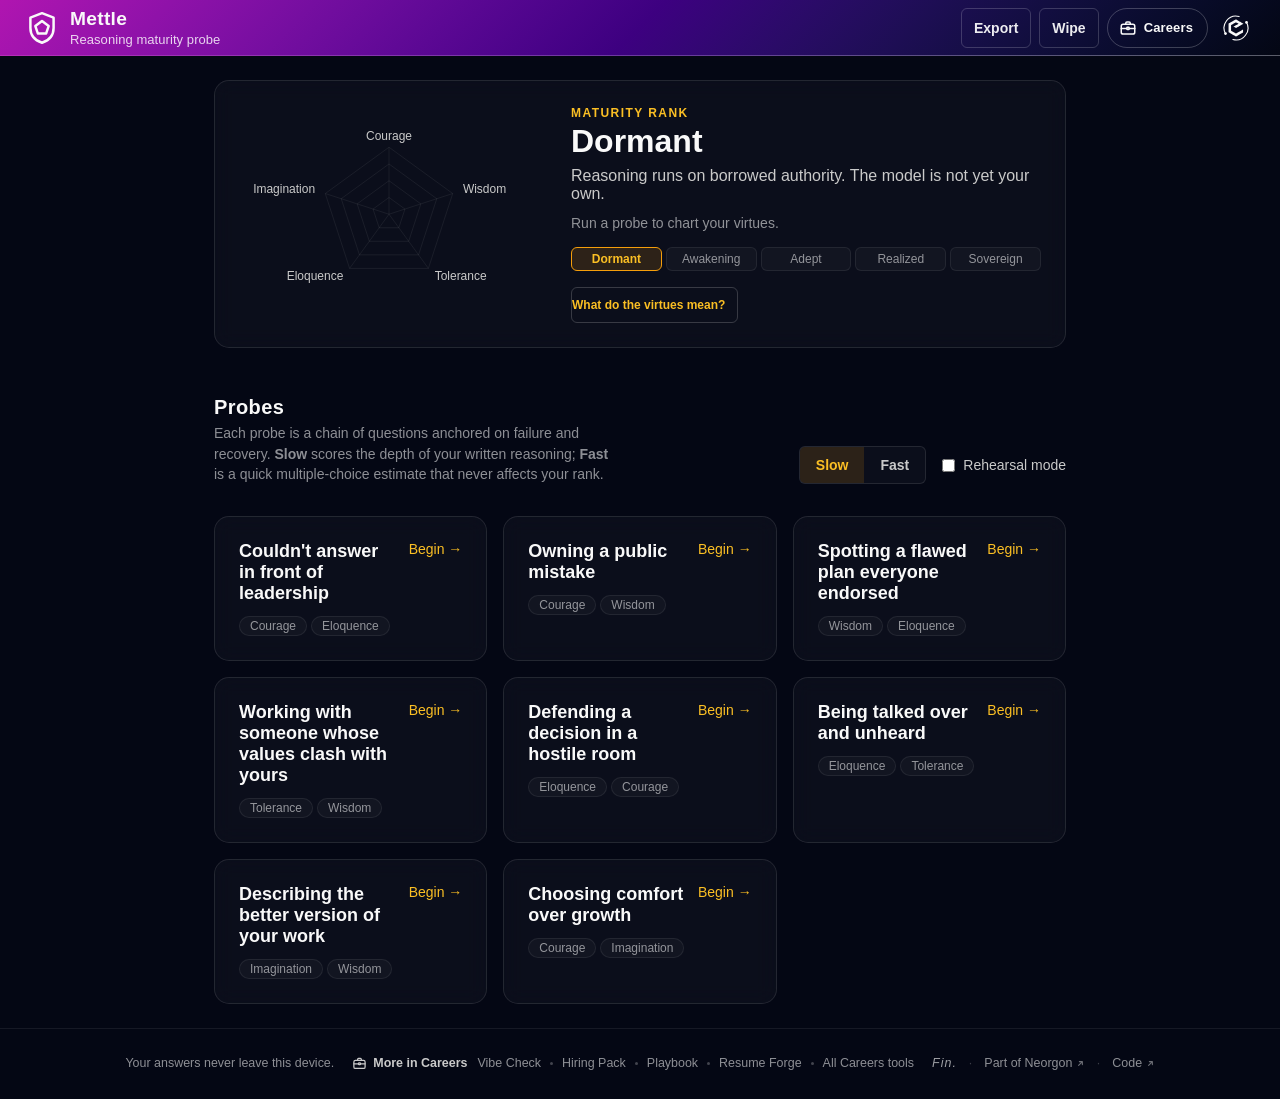
<file: index.html>
<!DOCTYPE html>
<html lang="en">
<head>
  <meta charset="UTF-8">
  <meta name="viewport" content="width=device-width, initial-scale=1.0">
  <link rel="icon" type="image/svg+xml" href="/favicon.svg">
  <link rel="icon" type="image/x-icon" href="/favicon.ico" sizes="16x16 32x32 48x48">
  <link rel="apple-touch-icon" sizes="180x180" href="/apple-touch-icon.png">
  <meta name="apple-mobile-web-app-title" content="Mettle">
  <link rel="manifest" href="/site.webmanifest">
  <meta name="neo-mark" content="on">
  <title>Mettle | Reasoning Maturity Probe</title>
  <meta name="description" content="Probe how you reason under pressure. Chained questions anchored on failure and recovery score the depth of your thinking, not the answer you pick.">
  <meta property="og:title" content="Mettle: Reasoning Maturity Probe">
  <meta property="og:description" content="Test your mettle. Earn a maturity rank from how deeply you reason, not what you say.">
  <meta property="og:type" content="website">
  <meta property="og:url" content="https://mettle.neorgon.com/">
  <meta property="og:site_name" content="Neorgon">
  <meta name="twitter:card" content="summary_large_image">
  <meta name="twitter:title" content="Mettle: Reasoning Maturity Probe">
  <meta name="twitter:description" content="Test your mettle. Earn a maturity rank from how deeply you reason.">
  <meta name="robots" content="index, follow">
  <link rel="canonical" href="https://mettle.neorgon.com/">
  <meta property="og:locale" content="en_US">
  <meta name="theme-color" content="#040714">
  <meta property="og:image" content="https://mettle.neorgon.com/og-preview.jpg">
  <meta property="og:image:width" content="1200">
  <meta property="og:image:height" content="630">
  <meta name="twitter:image" content="https://mettle.neorgon.com/og-preview.jpg">
  <link rel="stylesheet" href="css/viz.css">
  <link rel="stylesheet" href="css/style.css">
  <!-- Neorgon Header Kit (vendored; ?header=live swaps CSS to CDN) -->
  <script>(function(){var m=location.search.match(/[?&]theme=([\w-]+)/)||document.cookie.match(/(?:^|;\s*)neo_theme=([\w-]+)/);if(m&&m[1]!=='default')document.documentElement.dataset.theme=decodeURIComponent(m[1]);})();</script>
  <link rel="stylesheet" href="css/neorgon-header.css">
  <link rel="stylesheet" href="css/neorgon-themes.css">
  <link rel="stylesheet" href="https://cdn.neorgon.org/v1.0.0/header/season.css">
  <script defer src="js/neorgon-header.js"></script>
  <!-- Neorgon Footer Kit (vendored): see packages/neorgon-ui/footer/README.md -->
  <meta name="neo-repo" content="energon-a-secas/mettle-site">
  <meta name="neo-category" content="careers">
  <link rel="stylesheet" href="css/neorgon-footer.css">
  <script defer src="js/neorgon-footer.js"></script>
  <script type="application/ld+json">
  {
    "@context": "https://schema.org",
    "@type": "WebApplication",
    "name": "Mettle",
    "description": "A reasoning maturity probe. Chained questions anchored on failure and recovery score the depth of your thinking and chart it across five virtues.",
    "url": "https://mettle.neorgon.com/",
    "applicationCategory": "EducationalApplication",
    "operatingSystem": "Any",
    "offers": { "@type": "Offer", "price": "0", "priceCurrency": "USD" },
    "author": { "@type": "Organization", "name": "Neorgon", "url": "https://neorgon.com/" }
  }
  </script>
</head>
<body>

  <a class="skip-link" href="#main">Skip to content</a>

  <header class="header-bar" data-header-mode="app">
    <div class="header-logo">
      <a href="./" class="header-title-link">
        <img src="https://cdn.neorgon.org/v1.0.0/energon-classic-logo.png" class="header-logo-img" alt="">
        <div class="header-title-wrap">
        <h1>Mettle</h1>
        <div class="header-subtitle">Reasoning maturity probe</div>
      
        </div>
      </a>
    </div>

    <div class="header-right">
      <nav class="header-actions">
        <button data-keep-mobile class="nav-link" id="exportBtn" title="Download your profile as JSON">Export</button>
        <button data-keep-mobile class="nav-link" id="wipeBtn" title="Erase all local data">Wipe</button>
    
      </nav>
      <a class="header-home" href="https://neorgon.com/" title="neorgon.com" aria-label="Neorgon home">
        <svg class="nh-hub-icon" viewBox="0 0 24 24" fill="none" xmlns="http://www.w3.org/2000/svg" aria-hidden="true">
          <path d="M12 4.4 18.58 8.2 18.58 15.8 12 19.6 5.42 15.8 5.42 8.2Z" fill="currentColor" stroke="none"/>
          <g class="nh-orbit">
            <path d="M2.47 17.50 A11.0 11.0 0 0 1 14.85 1.37" fill="none" stroke="currentColor" stroke-width="1.05" stroke-linecap="round"/>
            <path d="M21.53 6.50 A11.0 11.0 0 0 1 9.15 22.63" fill="none" stroke="currentColor" stroke-width="1.05" stroke-linecap="round"/>
            <circle cx="21.71" cy="6.84" r="1.25" fill="currentColor"/>
            <circle cx="2.29" cy="17.16" r="1.25" fill="currentColor"/>
          </g>
        </svg>
      </a>
    </div>
  </header>

  <main id="main">
    <div class="container">
      <div id="view"></div>
    </div>
  </main>

  <footer class="neo-footer" data-footer-mode="minimal">
    Your answers never leave this device.
    <!-- neo-fleet:more -->
    <nav class="neo-more" aria-label="More in Careers" data-category="careers" data-label-en="Careers" data-label-es="Carrera">
      <span class="neo-more__label" aria-hidden="true"><svg class="neo-more__icon" viewBox="0 0 24 24" width="16" height="16" fill="none" stroke="currentColor" stroke-width="2" stroke-linecap="round" stroke-linejoin="round" aria-hidden="true" focusable="false"><rect x="3" y="7" width="18" height="13" rx="2.5"/><path d="M9 7V5.5A1.5 1.5 0 0 1 10.5 4h3A1.5 1.5 0 0 1 15 5.5V7"/><path d="M3 12.5h7.5M13.5 12.5H21"/><rect x="10.5" y="11" width="3" height="3" rx=".8"/></svg><span class="neo-more__title">More in Careers</span></span>
      <ul class="neo-more__list">
        <li><a href="https://interviews.neorgon.com/">Vibe Check</a></li>
        <li><a href="https://hiringpack.neorgon.com/">Hiring Pack</a></li>
        <li><a href="https://playbook.neorgon.com/">Playbook</a></li>
        <li><a href="https://resume.neorgon.com/">Resume Forge</a></li>
        <li><a class="neo-more__all" href="https://neorgon.com/careers/">All Careers tools</a></li>
      </ul>
    </nav>
    <!-- /neo-fleet:more -->
  </footer>

  <script type="module" src="js/app.js"></script>
</body>
</html>
</file>
<file: css/viz.css>
/* ══════════════════════════════════════════════════════════════
 * @neorgon/ui, Viz Kit v2
 * Standardized, dependency-free graph and box assets.
 *
 * Keyed off the shared design tokens (--bg, --surface-1, --border, --accent,
 * --text-*, --radius-*, --space-*, --ok, --warn). Sites that load base.css or
 * the template inherit them; the block below only falls back for missing
 * ones so the kit also works standalone.
 *
 * Pair with js/viz.js. Chart text is 12px at every width: the runtime sizes
 * each kit svg's font by the inverse of its viewBox scale (--viz-text sets
 * another size, as a unitless px number). Every kit text is 12px or more.
 * All motion is gated behind prefers-reduced-motion; nothing loops at rest.
 *
 * New colours are read where they are used, with fallbacks, so a site (or a
 * print block) that re-points --viz-accent re-colours every bar at once:
 *   --viz-bar, --viz-bar-hi   unstacked bars and the highlight (default accent)
 *   --viz-ok, --viz-warn      a good and a bad change (default --ok, --warn)
 *   --viz-info, --viz-focus   the info pill and focus rings
 * ════════════════════════════════════════════════════════════ */

:root {
  --viz-surface: var(--surface-1, rgba(255, 255, 255, .03));
  --viz-border: var(--border-subtle, rgba(255, 255, 255, .07));
  --viz-border-strong: var(--border, rgba(255, 255, 255, .1));
  --viz-grid: rgba(255, 255, 255, .06);
  --viz-grid-2: rgba(255, 255, 255, .09);
  --viz-ink: var(--text-primary, #f9f9f9);
  --viz-ink-2: var(--text-secondary, #cacaca);
  --viz-ink-mute: var(--text-muted, rgba(255, 255, 255, .55));
  --viz-accent: var(--accent, #0063e5);
  --viz-accent-bright: var(--accent-bright, #0080ff);
  --viz-radius: var(--radius-sm, 6px);
  --viz-mono: var(--mono, ui-monospace, SFMono-Regular, Menlo, Monaco, Consolas, monospace);

  /* Categorical data palette (order matters: used by multi-series charts). */
  --viz-c1: #0080ff;
  --viz-c2: #a78bfa;
  --viz-c3: #34d399;
  --viz-c4: #fbbf24;
  --viz-c5: #f472b6;
  --viz-c6: #22d3ee;
  --viz-c7: #fb923c;
  --viz-c8: #4ade80;

  /* Sequential ramp for heatmaps (low to high). */
  --viz-heat-0: rgba(255, 255, 255, .04);
  --viz-heat-1: rgba(0, 128, 255, .22);
  --viz-heat-2: rgba(0, 128, 255, .42);
  --viz-heat-3: rgba(0, 128, 255, .66);
  --viz-heat-4: rgba(0, 128, 255, .92);
}

/* ── Box: chart frame ──────────────────────────────────────── */
.viz-panel {
  padding: 12px 14px 10px;
  border-radius: var(--viz-radius);
  background: var(--viz-surface);
  border: 1px solid var(--viz-border);
}
.viz-head {
  display: flex;
  flex-wrap: wrap;
  justify-content: space-between;
  align-items: baseline;
  gap: 2px 12px;
  margin-bottom: 8px;
}
.viz-title {
  font-size: .8125rem;
  font-weight: 600;
  line-height: 1.35;
  color: var(--viz-ink-2);
}
.viz-scale {
  font-family: var(--viz-mono);
  font-size: .75rem;
  color: var(--viz-ink-2);
  font-variant-numeric: tabular-nums;
}
.viz-svg { display: block; width: 100%; height: auto; overflow: visible; font-size: 12px; }

/* ── Chart text ────────────────────────────────────────────── */
.viz-tick {
  font-family: var(--viz-mono);
  fill: var(--viz-ink-mute);
  font-variant-numeric: tabular-nums;
}
.viz-xlabel { font-family: inherit; }
.viz-xlabel.is-off { visibility: hidden; }
.viz-xlabel--major { font-weight: 600; fill: var(--viz-ink-2); }
.viz-label { fill: var(--viz-ink-2); }
.viz-value-label {
  font-family: var(--viz-mono);
  fill: var(--viz-ink-2);
  font-variant-numeric: tabular-nums;
}
.viz-endlabel { font-weight: 600; }
/* The floor holds under a site's own rule: kit chart text takes the size the
   runtime sets on its svg (12px rendered, or --viz-text), not a fixed px that
   a viewBox then shrinks. A site wanting larger chart text sets --viz-text. */
.viz-svg[data-viz] :is(.viz-tick, .viz-label, .viz-value-label, .viz-endlabel, .viz-unknown-mark) { font-size: inherit; }
/* Ticks and end labels moved inside a narrow chart keep a halo, so a bar or
   a line under them does not cut through the figures. */
.viz-yin .viz-ytick,
.viz-endlabel[text-anchor="end"] {
  paint-order: stroke;
  stroke: var(--bg, #040714);
  stroke-width: calc(3px * var(--viz-s, 1));
  stroke-linejoin: round;
}
.viz-unknown-mark { fill: var(--viz-ink-mute); font-family: inherit; }

/* ── Axes and grid ─────────────────────────────────────────── */
.viz-axis { stroke: var(--viz-border-strong); stroke-width: 1; vector-effect: non-scaling-stroke; }
.viz-grid { stroke: var(--viz-grid); stroke-width: 1; vector-effect: non-scaling-stroke; }
.viz-grid--zero { stroke: var(--viz-border-strong); }
.viz-ref {
  stroke: color-mix(in srgb, var(--viz-warn, var(--warn, #f59e0b)) 45%, transparent);
  stroke-width: 1;
  stroke-dasharray: 3 3;
  vector-effect: non-scaling-stroke;
}

/* ── Marks: hover, tap and keyboard targets ────────────────── */
.viz-mark { outline: none; }
.viz-hit { fill: transparent; }
.viz-hit--spoke { stroke: transparent; stroke-width: 18; }
.viz-mark.is-active .viz-hit { fill: color-mix(in srgb, var(--viz-ink) 7%, transparent); }
.viz-mark:focus-visible .viz-hit {
  fill: color-mix(in srgb, var(--viz-ink) 10%, transparent);
  stroke: var(--viz-focus, var(--viz-ink));
  stroke-width: 1.5px;
  vector-effect: non-scaling-stroke;
}
.viz-mark.is-active .viz-hit--spoke,
.viz-mark:focus-visible .viz-hit--spoke { stroke: color-mix(in srgb, var(--viz-ink) 10%, transparent); }
.viz-mark:focus-visible .viz-bar,
.viz-mark:focus-visible .viz-cell {
  stroke: var(--viz-focus, var(--viz-ink));
  stroke-width: 2px;
  vector-effect: non-scaling-stroke;
}
.viz-pt {
  opacity: 0;
  stroke: var(--bg, #040714);
  stroke-width: 1.5;
  transition: opacity var(--dur-fast, 120ms);
}
.viz-mark.is-active .viz-pt,
.viz-mark:focus-visible .viz-pt,
.viz-pt--on { opacity: 1; }

/* Bars */
.viz-bar { transition: opacity var(--dur-fast, 120ms); }
.viz-bar--muted { opacity: .6; }
.viz-mark.is-active .viz-bar { opacity: .82; }

/* Line / area */
.viz-line { fill: none; stroke-width: 1.6; stroke-linejoin: round; stroke-linecap: round; }
.viz-dot { stroke: var(--bg, #040714); stroke-width: 1; }

/* Radar */
.viz-radar-ring { fill: none; stroke: var(--viz-grid-2); }
.viz-radar-spoke { stroke: var(--viz-grid-2); }
.viz-radar-area { fill-opacity: .18; stroke-width: 2; stroke-linejoin: round; }

/* Gauge / ring */
.viz-gauge-track { fill: none; stroke: var(--viz-grid-2); }
.viz-gauge-fill { fill: none; stroke-linecap: round; }
.viz-gauge-value {
  font-family: var(--viz-mono);
  font-weight: 700;
  fill: var(--viz-ink);
  font-variant-numeric: tabular-nums;
}

/* Donut */
.viz-donut-seg { transition: opacity var(--dur-fast, 120ms); }
.viz-svg:has(.viz-arc.is-active) .viz-arc:not(.is-active) .viz-donut-seg,
.viz-svg:has(.viz-arc:focus-visible) .viz-arc:not(:focus-visible) .viz-donut-seg { opacity: .35; }
.viz-donut-center {
  font-family: var(--viz-mono);
  font-weight: 700;
  fill: var(--viz-ink);
  font-variant-numeric: tabular-nums;
}

/* Heatmap */
.viz-cell { transition: opacity var(--dur-fast, 120ms); }
.viz-cell--unknown { stroke: var(--viz-border-strong); stroke-dasharray: 2 2; vector-effect: non-scaling-stroke; }
.viz-mark.is-active .viz-cell { opacity: .8; }

/* ── Horizontal bars (orient: 'h') ─────────────────────────── */
.viz-hbars-wrap { container: viz-hbars / inline-size; }
.viz-hbars {
  list-style: none;
  margin: 0;
  padding: 0;
  display: grid;
  grid-template-columns: fit-content(45%) minmax(3rem, 1fr) auto;
  column-gap: 12px;
}
.viz-hbar {
  display: grid;
  grid-column: 1 / -1;
  grid-template-columns: subgrid;
  align-items: center;
  min-height: 32px;
}
.viz-hbar__label {
  font-size: .875rem;
  line-height: 1.3;
  color: var(--viz-ink-2);
  overflow-wrap: anywhere;
}
.viz-hbar__track { position: relative; height: 10px; }
.viz-hbar__fill {
  position: absolute;
  top: 0;
  bottom: 0;
  left: var(--a);
  width: var(--w);
  border-radius: 2px;
  background: var(--c, var(--viz-bar, var(--viz-accent)));
}
.viz-hbar__value {
  font-family: var(--viz-mono);
  font-size: .8125rem;
  color: var(--viz-ink);
  text-align: right;
  font-variant-numeric: tabular-nums;
  white-space: nowrap;
}
.viz-hbar.is-hi .viz-hbar__label { color: var(--viz-ink); font-weight: 600; }
@container viz-hbars (max-width: 420px) {
  .viz-hbars { grid-template-columns: minmax(0, 1fr) auto; }
  .viz-hbar { padding: 4px 0; }
  .viz-hbar__label { grid-column: 1 / -1; }
}

/* ── Stat grid ─────────────────────────────────────────────── */
/* v1 markup (<div class="viz-stats"> of <div class="viz-stat">) keeps its wrap. */
.viz-stats {
  display: flex;
  flex-wrap: wrap;
  gap: var(--space-2, 8px);
  margin: 0;
}
.viz-stat {
  flex: 1;
  min-width: 80px;
  display: flex;
  flex-direction: column;
  gap: 4px;
  padding: 12px 14px;
  border-radius: var(--viz-radius);
  background: var(--viz-surface);
  border: 1px solid var(--viz-border);
}
.viz-stat__label {
  font-size: .8125rem;
  line-height: 1.35;
  color: var(--viz-ink-2);
}
.viz-stat__value {
  margin: 0;
  font-family: var(--viz-mono);
  font-size: max(12px, var(--viz-stat-size, 1.5rem));
  font-weight: 600;
  line-height: 1.1;
  color: var(--viz-ink);
  font-variant-numeric: tabular-nums;
  overflow-wrap: anywhere;
}
.viz-stat__foot {
  margin: 0;
  font-size: .8125rem;
  line-height: 1.4;
  color: var(--viz-ink-2);
}
.viz-stat__foot a { color: inherit; text-decoration-thickness: 1px; text-underline-offset: 2px; }
.viz-stat__delta { margin: 0; font-size: .8125rem; line-height: 1.4; }

/* v2 markup: a <dl> whose tiles share subgrid rows, so labels, values, feet and
   deltas line up across a row even when one label wraps. */
dl.viz-stats {
  --viz-gap: var(--space-2, 8px);
  container: viz-stats / inline-size;
  display: grid;
  grid-template-columns: repeat(auto-fit, minmax(max(min(100%, var(--viz-stat-min, 166px)), calc((100% - (var(--viz-cols, 4) - 1) * var(--viz-gap)) / var(--viz-cols, 4))), 1fr));
  column-gap: var(--viz-gap);
  row-gap: 0;
  margin: 0 0 calc(-1 * var(--viz-gap));
}
dl.viz-stats > .viz-stat {
  grid-row: span 4;
  display: grid;
  grid-template-rows: subgrid;
  justify-content: normal;
  align-content: normal;
  row-gap: 0;
  min-width: 0;
  margin-bottom: var(--viz-gap);
}
dl.viz-stats .viz-stat__label { grid-row: 1; margin: 0; }
dl.viz-stats .viz-stat__value { grid-row: 2; margin-top: 6px; align-self: end; }
dl.viz-stats .viz-stat__foot { grid-row: 3; margin-top: 6px; }
dl.viz-stats .viz-stat__delta { grid-row: 4; margin-top: 6px; }
dl.viz-stats[data-order="value"] .viz-stat__value { grid-row: 1; margin-top: 0; align-self: start; }
dl.viz-stats[data-order="value"] .viz-stat__label { grid-row: 2; margin-top: 6px; }
.viz-stat--lead { grid-column: span 2; }
.viz-stat--lead .viz-stat__value { font-size: max(12px, var(--viz-stat-lead-size, 2rem)); }
@container viz-stats (max-width: 339px) {
  .viz-stat--lead { grid-column: auto; }
}
@supports not (grid-template-rows: subgrid) {
  dl.viz-stats > .viz-stat { display: flex; flex-direction: column; }
}

/* Tile states: a word is not a figure, so it takes the UI face. */
.viz-stat[data-state="unknown"] .viz-stat__value,
.viz-stat[data-state="empty"] .viz-stat__value,
.viz-stat[data-state="error"] .viz-stat__value {
  font-family: inherit;
  font-size: 1.125rem;
  font-weight: 500;
  color: var(--viz-ink-mute);
}
.viz-stat[data-state="error"] .viz-stat__value { color: var(--viz-warn, var(--warn, #f59e0b)); }
.viz-skel {
  display: block;
  width: min(7ch, 100%);
  height: 1em;
  border-radius: 4px;
  background: linear-gradient(90deg, var(--viz-surface) 25%, var(--surface-2, rgba(255, 255, 255, .08)) 50%, var(--viz-surface) 75%);
  background-size: 200% 100%;
  animation: viz-shimmer 1.5s ease-in-out infinite;
}

/* ── Delta and pill ────────────────────────────────────────── */
.viz-delta { font-weight: 600; font-variant-numeric: tabular-nums; }
.viz-delta--good { color: var(--viz-ok, var(--ok, var(--good, #34d399))); }
.viz-delta--bad { color: var(--viz-warn, var(--warn, #f59e0b)); }
.viz-delta--neutral { color: var(--viz-ink-2); }
.viz-pill {
  margin-inline-start: 6px;
  padding: 0 7px;
  border: 1px solid currentColor;
  border-radius: 999px;
  font-size: .75rem;
  font-weight: 600;
  white-space: nowrap;
}
.viz-pill--info {
  color: var(--viz-info, var(--info, var(--viz-accent-bright)));
  background: color-mix(in srgb, currentColor 12%, transparent);
}

/* ── Ranked list ───────────────────────────────────────────── */
.viz-ranked-wrap { container: viz-ranked / inline-size; }
.viz-ranked {
  width: 100%;
  border-collapse: collapse;
  font-size: .875rem;
  font-variant-numeric: tabular-nums;
}
.viz-ranked th,
.viz-ranked td {
  height: 40px;
  padding: 4px 10px;
  border-bottom: 1px solid var(--viz-border);
  text-align: left;
  vertical-align: middle;
}
.viz-ranked th:first-child,
.viz-ranked td:first-child { padding-inline-start: 0; }
.viz-ranked th:last-child,
.viz-ranked td:last-child { padding-inline-end: 0; }
.viz-ranked thead th {
  height: 36px;
  font-size: .8125rem;
  font-weight: 600;
  color: var(--viz-ink-mute);
  border-bottom-color: var(--viz-border-strong);
  white-space: nowrap;
}
.viz-ranked .n { text-align: right; }
.viz-ranked tbody th { font-weight: 500; max-width: 0; width: 40%; }
.viz-ranked__sort {
  all: unset;
  display: inline-flex;
  align-items: center;
  gap: 4px;
  min-height: 24px;
  border-radius: 4px;
  cursor: pointer;
}
.viz-ranked__sort:hover { color: var(--viz-ink); }
[aria-sort="descending"] > .viz-ranked__sort,
[aria-sort="ascending"] > .viz-ranked__sort { color: var(--viz-ink); }
[aria-sort="descending"] > .viz-ranked__sort::after { content: "▼"; font-size: .75rem; }
[aria-sort="ascending"] > .viz-ranked__sort::after { content: "▲"; font-size: .75rem; }
.viz-ranked__name {
  display: block;
  max-width: 100%;
  overflow: hidden;
  text-overflow: ellipsis;
  white-space: nowrap;
  color: var(--viz-ink);
}
.viz-ranked__pick {
  all: unset;
  display: block;
  max-width: 100%;
  overflow: hidden;
  text-overflow: ellipsis;
  white-space: nowrap;
  min-height: 24px;
  line-height: 24px;
  border-radius: 4px;
  color: var(--viz-ink);
  cursor: pointer;
}
.viz-ranked__pick[aria-pressed="true"] { font-weight: 700; }
.viz-ranked__sort:focus-visible,
.viz-ranked__pick:focus-visible {
  outline: 2px solid var(--viz-focus, var(--viz-accent-bright));
  outline-offset: 2px;
}
.viz-ranked--pick tbody tr { cursor: pointer; }
.viz-ranked tbody tr:hover { background: color-mix(in srgb, var(--viz-ink) 4%, transparent); }
.viz-ranked tbody tr.is-picked { background: color-mix(in srgb, var(--viz-accent) 14%, transparent); }
.viz-ranked tbody tr.is-dim { opacity: .55; }
.viz-ranked__barcell { width: 45%; }
.viz-ranked__cell {
  display: grid;
  grid-template-columns: minmax(2.5rem, 1fr) auto;
  align-items: center;
  gap: 10px;
}
.viz-ranked__track { display: block; height: 6px; }
.viz-ranked__bar {
  display: block;
  height: 100%;
  width: calc(var(--v, 0) * 100%);
  border-radius: 3px;
  background: var(--viz-bar, var(--viz-accent));
  opacity: .7;
}
.viz-ranked tr.is-picked .viz-ranked__bar { opacity: 1; background: var(--viz-bar-hi, var(--viz-accent-bright)); }
.viz-ranked__num { font-family: var(--viz-mono); color: var(--viz-ink); white-space: nowrap; }
.viz-ranked__sub {
  display: block;
  margin-top: 2px;
  font-size: .75rem;
  line-height: 1.3;
  color: var(--viz-ink-mute);
}
.viz-ranked__note,
.viz-ranked__caption {
  margin: 8px 0 0;
  font-size: .8125rem;
  line-height: 1.45;
  color: var(--viz-ink-mute);
  text-align: left;
}
.viz-ranked__caption { caption-side: bottom; }
@container viz-ranked (max-width: 480px) {
  .viz-ranked thead {
    position: absolute;
    width: 1px;
    height: 1px;
    overflow: hidden;
    clip-path: inset(50%);
    white-space: nowrap;
  }
  .viz-ranked,
  .viz-ranked tbody { display: block; }
  .viz-ranked tbody tr {
    display: flex;
    flex-wrap: wrap;
    align-items: baseline;
    column-gap: 14px;
    row-gap: 4px;
    padding: 10px 0;
    border-bottom: 1px solid var(--viz-border);
  }
  .viz-ranked tbody th,
  .viz-ranked tbody td {
    display: block;
    height: auto;
    width: auto;
    max-width: none;
    padding: 0;
    border: 0;
  }
  .viz-ranked tbody th,
  .viz-ranked__barcell { flex: 1 1 100%; }
  .viz-ranked__pick,
  .viz-ranked__name { white-space: normal; overflow-wrap: anywhere; }
  .viz-ranked tbody td:not(.viz-ranked__barcell) {
    flex: 0 0 auto;
    text-align: left;
    font-size: .8125rem;
    color: var(--viz-ink-mute);
  }
  .viz-ranked tbody td:not(.viz-ranked__barcell)::before { content: attr(data-label) " "; }
  .viz-ranked tbody td:not(.viz-ranked__barcell) .viz-ranked__num { color: var(--viz-ink-2); }
}

/* ── Lever list ────────────────────────────────────────────── */
.viz-levers-wrap { container: viz-levers / inline-size; }
.viz-levers {
  list-style: none;
  margin: 0;
  padding: 0;
  display: grid;
  grid-template-columns: minmax(0, 1.4fr) minmax(4rem, 1fr) auto auto;
  column-gap: 12px;
  font-variant-numeric: tabular-nums;
}
.viz-lever {
  display: grid;
  grid-column: 1 / -1;
  grid-template-columns: subgrid;
  align-items: center;
  min-height: 40px;
  border-bottom: 1px solid var(--viz-border);
}
.viz-lever--bad { --viz-tone: var(--viz-warn, var(--warn, #f59e0b)); }
.viz-lever--good { --viz-tone: var(--viz-ok, var(--ok, var(--good, #34d399))); }
.viz-lever--neutral { --viz-tone: var(--viz-ink-mute); }
.viz-lever__name { font-size: .875rem; line-height: 1.35; color: var(--viz-ink); }
.viz-lever__track { position: relative; height: 10px; }
.viz-lever__track::before {
  content: "";
  position: absolute;
  left: var(--z, 0%);
  top: -5px;
  bottom: -5px;
  width: 1px;
  background: var(--viz-border-strong);
}
.viz-lever__bar {
  position: absolute;
  top: 0;
  bottom: 0;
  left: var(--a);
  width: var(--w);
  border-radius: 2px;
  background: var(--viz-tone);
}
.viz-lever__delta {
  font-family: var(--viz-mono);
  font-size: .875rem;
  font-weight: 600;
  color: var(--viz-tone);
  text-align: right;
  white-space: nowrap;
}
.viz-lever__share {
  font-family: var(--viz-mono);
  font-size: .8125rem;
  color: var(--viz-ink-mute);
  text-align: right;
  white-space: nowrap;
}
@container viz-levers (max-width: 440px) {
  .viz-levers { grid-template-columns: minmax(3rem, 1fr) auto auto; }
  .viz-lever { padding: 6px 0; row-gap: 4px; }
  .viz-lever__name { grid-column: 1 / -1; }
}

/* ── Legend ────────────────────────────────────────────────── */
.viz-legend {
  list-style: none;
  margin: 10px 0 0;
  padding: 0;
  display: flex;
  flex-wrap: wrap;
  gap: 4px 16px;
  font-size: .875rem;
  line-height: 1.35;
  color: var(--viz-ink-2);
}
.viz-legend__item { display: inline-flex; align-items: center; gap: 6px; min-height: 24px; }
.viz-legend__swatch {
  flex: none;
  width: 10px;
  height: 10px;
  border-radius: 2px;
  background: var(--c);
  print-color-adjust: exact;
  -webkit-print-color-adjust: exact;
}
.viz-legend--line .viz-legend__swatch { width: 14px; height: 3px; }
.viz-legend__value { font-family: var(--viz-mono); color: var(--viz-ink); font-variant-numeric: tabular-nums; }
.viz-legend__share { font-family: var(--viz-mono); color: var(--viz-ink-mute); font-variant-numeric: tabular-nums; }
.viz-legend__item.is-muted { opacity: .6; }

/* ── State block: empty, no match, partial, error ──────────── */
.viz-state,
.viz-empty,
.viz-error {
  padding: 20px 16px;
  text-align: center;
  font-size: 1rem;
  line-height: 1.45;
  color: var(--viz-ink-2);
  border-radius: var(--viz-radius);
  border: 1px dashed var(--viz-border-strong);
  background: var(--viz-surface);
}
.viz-state__title { margin: 0; color: var(--viz-ink); }
.viz-state__next { margin: 6px 0 0; font-size: .875rem; color: var(--viz-ink-mute); }
/* Inside a chart frame the block drops its own box: one frame, not a box in a box. */
.viz-panel > .viz-state:not([data-state="error"]) { border-color: transparent; background: none; }
.viz-state[data-state="error"],
.viz-error {
  border-style: solid;
  border-color: color-mix(in srgb, var(--danger, #f43f5e) 45%, transparent);
  background: color-mix(in srgb, var(--danger, #f43f5e) 7%, var(--viz-surface));
}
.viz-state[data-state="partial"] {
  border-style: solid;
  border-color: color-mix(in srgb, var(--viz-info, var(--viz-accent-bright)) 40%, transparent);
}
.viz-state__action {
  font: inherit;
  font-weight: 600;
  color: var(--viz-ink);
  background: color-mix(in srgb, var(--viz-ink) 6%, transparent);
  border: 1px solid var(--viz-border-strong);
  border-radius: var(--viz-radius);
  min-height: 32px;
  padding: 2px 12px;
  cursor: pointer;
}
.viz-state__action:hover { background: color-mix(in srgb, var(--viz-ink) 12%, transparent); }
.viz-state__action:focus-visible { outline: 2px solid var(--viz-focus, var(--viz-accent-bright)); outline-offset: 2px; }

/* ── Tooltip (one per page, appended to body by the runtime) ── */
.viz-tip {
  position: fixed;
  top: 0;
  left: 0;
  z-index: 10000;
  max-width: min(320px, calc(100vw - 16px));
  padding: 8px 10px;
  border: 1px solid var(--viz-border-strong);
  border-radius: var(--viz-radius);
  background: color-mix(in srgb, var(--viz-ink) 8%, var(--bg, #040714));
  box-shadow: 0 8px 24px rgba(0, 0, 0, .35);
  color: var(--viz-ink);
  font-family: var(--font, system-ui, sans-serif);
  font-size: .8125rem;
  line-height: 1.4;
  pointer-events: none;
}
.viz-tip[hidden] { display: none; }
.viz-tip__title { font-weight: 600; }
.viz-tip__value { margin-top: 2px; font-family: var(--viz-mono); font-variant-numeric: tabular-nums; }
.viz-tip__rows {
  list-style: none;
  margin: 4px 0 0;
  padding: 0;
  display: grid;
  grid-template-columns: auto 1fr auto;
  align-items: center;
  gap: 2px 8px;
}
.viz-tip__rows li { display: contents; }
.viz-tip__swatch { width: 8px; height: 8px; border-radius: 2px; }
.viz-tip__label { color: var(--viz-ink-2); }
.viz-tip__num { font-family: var(--viz-mono); text-align: right; font-variant-numeric: tabular-nums; }
.viz-tip__rows .is-on .viz-tip__label,
.viz-tip__rows .is-on .viz-tip__num { color: var(--viz-ink); font-weight: 700; }
.viz-tip__rows .viz-tip__sep { display: block; grid-column: 1 / -1; height: 1px; margin: 2px 0; background: var(--viz-border-strong); }
.viz-tip__rows .is-total > * { font-weight: 600; }
.viz-tip__foot { margin-top: 4px; font-size: .75rem; color: var(--viz-ink-mute); }

/* ── Effects (opt-in through animate, reduced-motion gated, none loop at rest) ── */
/* ping and pulse run three times and sweep turns once; add .viz-fx-live to loop
   one on a chart that is updating live. */
.viz-fx-ping { transform-box: fill-box; transform-origin: center; animation: viz-ping 1.8s ease-out 3; }
@keyframes viz-ping {
  0%   { transform: scale(1);   opacity: .9; }
  100% { transform: scale(3.2); opacity: 0; }
}
.viz-fx-sweep { animation: viz-spin 8s linear 1; }
@keyframes viz-spin { to { transform: rotate(360deg); } }
.viz-fx-pulse { animation: viz-pulse 2s ease-in-out 3; }
@keyframes viz-pulse { 0%, 100% { opacity: 1; } 50% { opacity: .45; } }
.viz-fx-live { animation-iteration-count: infinite; }

/* draw-line: the path carries pathLength="1", so one dash is the whole line;
   the runtime adds .is-drawn on animationend and the dash pattern goes. */
.viz-fx-draw {
  stroke-dasharray: 1;
  stroke-dashoffset: 1;
  animation: viz-draw 1.1s var(--ease-out, cubic-bezier(.22, 1, .36, 1)) forwards;
}
.viz-fx-draw.is-drawn { stroke-dasharray: none; stroke-dashoffset: 0; animation: none; }
@keyframes viz-draw { to { stroke-dashoffset: 0; } }

.viz-fx-area-in { animation: viz-area-in .5s var(--ease-out, cubic-bezier(.22, 1, .36, 1)) both; transform-origin: bottom; }
@keyframes viz-area-in { from { opacity: 0; transform: scaleY(.6); } to { opacity: 1; transform: scaleY(1); } }

.viz-fx-grow {
  transform-box: fill-box;
  transform-origin: bottom;
  animation: viz-grow .5s var(--ease-out, cubic-bezier(.22, 1, .36, 1)) both;
}
@keyframes viz-grow { from { transform: scaleY(0); } to { transform: scaleY(1); } }

@media (prefers-reduced-motion: reduce) {
  .viz-fx-ping, .viz-fx-sweep, .viz-fx-draw, .viz-fx-area-in, .viz-fx-grow, .viz-fx-pulse,
  .viz-skeleton, .viz-skel { animation: none; }
  .viz-fx-draw { stroke-dasharray: none; stroke-dashoffset: 0; }
  .viz-pt, .viz-bar, .viz-cell, .viz-donut-seg { transition: none; }
}

/* ── Skeleton ──────────────────────────────────────────────── */
.viz-skeleton {
  height: var(--viz-skel-h, 120px);
  border-radius: var(--viz-radius);
  background: linear-gradient(90deg, var(--viz-surface) 25%, var(--surface-2, rgba(255, 255, 255, .06)) 50%, var(--viz-surface) 75%);
  background-size: 200% 100%;
  animation: viz-shimmer 1.5s ease-in-out infinite;
}
@keyframes viz-shimmer { to { background-position: -200% 0; } }

/* ── Shared ────────────────────────────────────────────────── */
.viz-sr {
  position: absolute;
  width: 1px;
  height: 1px;
  padding: 0;
  margin: -1px;
  overflow: hidden;
  clip: rect(0 0 0 0);
  clip-path: inset(50%);
  white-space: nowrap;
  border: 0;
}
.viz-unknown { color: var(--viz-ink-mute); font-family: inherit; }

/* Phones and other coarse pointers: 44px rows for the controls in main content. */
@media (pointer: coarse) {
  .viz-ranked th,
  .viz-ranked td { height: 44px; }
  .viz-ranked__pick,
  .viz-ranked__sort { min-height: 44px; line-height: 44px; }
  .viz-state__action { min-height: 44px; }
}

@media print {
  .viz-tip { display: none !important; }
  .viz-hit { display: none; }
  .viz-mark .viz-pt:not(.viz-pt--on) { opacity: 0; }
}
</file>
<file: css/style.css>
/* ── Reset & base ──────────────────────────────────────────── */
*, *::before, *::after { margin: 0; padding: 0; box-sizing: border-box; }

/*
 * ── Design tokens ─────────────────────────────────────────────
 *
 *  Colors
 *  bg:                 #040714
 *  surface-1 (cards):  rgba(255,255,255,.03)
 *  surface-2 (hover):  rgba(255,255,255,.06)
 *  border-subtle:      rgba(255,255,255,.07)
 *  border:             rgba(255,255,255,.1)
 *  border-strong:      rgba(255,255,255,.22)
 *  blue accent:        #0063e5
 *  blue accent bright: #0080ff
 *  text primary:       #f9f9f9
 *  text secondary:     #cacaca
 *  text muted:         rgba(255,255,255,.55)
 *  header gradient:    in oklch 135deg, #B015B0 0%, #3D0080 50%, #040714 100%
 *
 *  Typography scale (rem)
 *  --text-xs: 0.75    --text-sm: 0.875   --text-base: 1
 *  --text-lg: 1.125   --text-xl: 1.25    --text-2xl: 1.5
 *  font stack: 'Avenir Next', -apple-system, BlinkMacSystemFont,
 *              'Segoe UI', Roboto, Oxygen, Ubuntu, Cantarell, sans-serif
 *
 *  Spacing scale (4px grid)
 *  --space-1: 4px   --space-2: 8px   --space-3: 12px   --space-4: 16px
 *  --space-6: 24px  --space-8: 32px
 *
 *  Radii
 *  --radius-sm: 6px   --radius: 10px   --radius-lg: 15px
 *
 *  Easing
 *  --ease-snap: cubic-bezier(0.34, 1.56, 0.64, 1)  (spring/overshoot)
 *  --dur-fast: 120ms   --dur: 200ms
 *
 *  UI primitives
 *  --control-height: 44px   (touch minimum)
 *  --control-height-sm: 36px
 *  --z-sticky-header: 200   --z-modal: 400   --z-toast: 500
 */

:root {
  --bg: #040714;
  --surface-1: rgba(255,255,255,.03);
  --surface-2: rgba(255,255,255,.06);
  --surface-toast: #1a1730;
  --border-subtle: rgba(255,255,255,.07);
  --border: rgba(255,255,255,.1);
  --border-strong: rgba(255,255,255,.22);
  --text-primary: #f9f9f9;
  --text-secondary: #cacaca;
  --text-muted: rgba(255,255,255,.55);
  --accent: #f59e0b;
  --accent-bright: #fbbf24;
  --accent-soft: rgba(245, 158, 11, .14);
  --danger: #e11d48;
  --danger-hover: #f43f5e;
  --font: 'Avenir Next', -apple-system, BlinkMacSystemFont, 'Segoe UI', Roboto, Oxygen, Ubuntu, Cantarell, sans-serif;
  --text-xs: 0.75rem; --text-sm: 0.875rem; --text-base: 1rem;
  --text-lg: 1.125rem; --text-xl: 1.25rem; --text-2xl: 1.5rem;
  --space-1: 4px; --space-2: 8px; --space-3: 12px; --space-4: 16px;
  --space-6: 24px; --space-8: 32px;
  --radius-sm: 6px; --radius: 10px; --radius-lg: 15px;
  --ease-snap: cubic-bezier(0.34, 1.56, 0.64, 1);
  --dur-fast: 120ms; --dur: 200ms;
  --control-height: 44px;
  --control-height-sm: 36px;
  --shadow-card: 0 12px 28px rgba(15, 23, 42, 0.5);
  --shadow-modal: 0 24px 48px rgba(2, 6, 23, 0.58);
  --z-sticky-header: 200;
  --z-modal: 400;
  --z-toast: 500;
}

html { height: 100%; }
body {
  font-family: var(--font);
  background: var(--bg);
  min-height: 100%;
  color: var(--text-primary);
  display: flex; flex-direction: column;
}

body.modal-open {
  overflow: hidden;
}

main#main {
  flex: 1;
  display: flex;
  flex-direction: column;
  min-height: 0;
  width: 100%;
}

/* ── Layout ────────────────────────────────────────────────── */
/*
 * GOTCHA: body { display:flex; flex-direction:column } + margin: 0 auto
 * on a child collapses its width — always pair with width: 100%.
 *
 * GOTCHA: External images (YouTube ggpht, Gravatar, etc.) may block loading
 * when the Referer header points to localhost or an unknown origin. Fix:
 * 1. Add <meta name="referrer" content="no-referrer"> in <head> (global)
 * 2. Or add referrerpolicy="no-referrer" on each <img> tag
 */
.container {
  max-width: 900px;
  width: 100%;
  margin: 0 auto;
  padding: var(--space-6);
  flex: 1;
}

/* Vertical rhythm: use inside .container or nested regions */
.stack {
  display: flex;
  flex-direction: column;
  gap: var(--space-6);
}
.stack--tight { gap: var(--space-4); }
.stack--loose { gap: var(--space-8); }

/* Page section: title row + body (replaces “card everything” for grouping) */
.section {
  display: flex;
  flex-direction: column;
  gap: var(--space-4);
}
.section__header {
  display: flex;
  flex-wrap: wrap;
  align-items: flex-end;
  justify-content: space-between;
  gap: var(--space-4);
}
.section__titles {
  display: flex;
  flex-direction: column;
  gap: var(--space-1);
  min-width: 0;
}
.section__title {
  font-size: var(--text-xl);
  font-weight: 600;
  letter-spacing: 0.02em;
  color: var(--text-primary);
}
.section__lead {
  font-size: var(--text-sm);
  color: var(--text-muted);
  line-height: 1.45;
  max-width: 52ch;
}
.section__lead code {
  font-family: ui-monospace, SFMono-Regular, Menlo, Monaco, Consolas, "Liberation Mono", monospace;
  font-size: 0.92em;
  color: var(--text-secondary);
}
.stack > .card { margin-bottom: 0; }
.toolbar {
  display: flex;
  flex-wrap: wrap;
  align-items: center;
  gap: var(--space-2);
}

nav {
  display: flex;
  align-items: center;
  gap: var(--space-2);
}

/* ── Buttons (canonical) ─────────────────────────────────────
 * Use .btn + a variant. Aliases: .nav-link = toolbar ghost; .auth-* map below.
 */
.btn {
  display: inline-flex;
  align-items: center;
  justify-content: center;
  gap: var(--space-2);
  min-height: var(--control-height);
  padding: 0 var(--space-4);
  border-radius: var(--radius-sm);
  font-family: inherit;
  font-size: var(--text-sm);
  font-weight: 600;
  line-height: 1.2;
  text-decoration: none;
  cursor: pointer;
  border: 1px solid transparent;
  background: transparent;
  color: var(--text-primary);
  transition:
    background-color var(--dur),
    color var(--dur),
    border-color var(--dur),
    box-shadow var(--dur),
    transform var(--dur-fast);
  -webkit-tap-highlight-color: transparent;
}
.btn:disabled,
.btn[aria-disabled="true"] {
  opacity: 0.45;
  cursor: not-allowed;
  pointer-events: none;
}
.btn--sm {
  min-height: var(--control-height-sm);
  padding: 0 var(--space-3);
  font-size: var(--text-xs);
}
.btn--block { width: 100%; }
.btn--icon {
  min-width: var(--control-height);
  padding: 0;
}
.btn--primary {
  background: var(--accent);
  color: #fff;
  border-color: transparent;
}
.btn--primary:hover { background: var(--accent-bright); }
.btn--secondary {
  background: var(--surface-2);
  color: var(--text-primary);
  border-color: var(--border-strong);
}
.btn--secondary:hover {
  background: rgba(255, 255, 255, 0.1);
}
.btn--ghost {
  background: transparent;
  color: rgba(255,255,255,0.92);
  border-color: rgba(255,255,255,0.18);
}
.btn--ghost:hover {
  background: rgba(255,255,255,0.1);
  color: #fff;
}
.btn--danger {
  background: var(--danger);
  color: #fff;
  border-color: transparent;
}
.btn--danger:hover { background: var(--danger-hover); }

/* Toolbar ghost (header nav) — same as .btn.btn--ghost.btn--sm */
.nav-link {
  display: inline-flex;
  align-items: center;
  justify-content: center;
  min-height: var(--control-height);
  padding: 0 var(--space-3);
  border: 1px solid rgba(255,255,255,0.18);
  border-radius: var(--radius-sm);
  background: transparent;
  color: rgba(255,255,255,0.92);
  cursor: pointer;
  font-family: inherit;
  font-size: var(--text-sm);
  font-weight: 600;
  transition: background-color var(--dur), color var(--dur), border-color var(--dur);
}
.nav-link:hover {
  background: rgba(255,255,255,0.1);
  color: #fff;
}

.auth-toggle {
  display: flex;
  align-items: center;
  justify-content: center;
  min-width: var(--control-height);
  min-height: var(--control-height);
  padding: 0;
  border: 1px solid rgba(255,255,255,0.18);
  border-radius: var(--radius-sm);
  background: transparent;
  color: rgba(255,255,255,0.92);
  cursor: pointer;
  font-family: inherit;
  transition: background-color var(--dur), color var(--dur), border-color var(--dur);
}
.auth-toggle:hover {
  background: rgba(255,255,255,0.1);
  color: #fff;
}
.auth-toggle svg {
  width: 22px;
  height: 22px;
  flex-shrink: 0;
  display: block;
}
.auth-toggle.logged-in { color: var(--accent); }
.auth-toggle.logged-in svg circle:nth-of-type(2) {
  fill: currentColor;
  stroke: none;
}

/* ── Sheet (inline panel under header) — not a modal ─────────
 * Use for auth, filters, compact forms. No backdrop; page scrolls.
 * For blocking overlays use .modal below.
 */
.auth-panel {
  background: rgba(255,255,255,0.02);
  border-bottom: 1px solid var(--border-subtle);
  max-height: 0;
  overflow: hidden;
  transition: max-height 0.3s ease-out;
}
.auth-panel.open { max-height: 300px; }
.auth-panel-inner {
  padding: var(--space-6);
  max-width: 400px;
  margin: 0 auto;
}
.auth-tabs {
  display: flex;
  gap: var(--space-2);
  margin-bottom: var(--space-4);
}
.auth-tab {
  flex: 1;
  min-height: var(--control-height-sm);
  padding: 0 var(--space-4);
  border: 1px solid var(--border);
  border-radius: var(--radius-sm);
  background: transparent;
  color: var(--text-muted);
  cursor: pointer;
  font-family: inherit;
  font-size: var(--text-sm);
  font-weight: 600;
  transition: background-color var(--dur), color var(--dur), border-color var(--dur);
}
.auth-tab.active {
  background: var(--surface-2);
  color: var(--text-primary);
  border-color: var(--border-strong);
}
.auth-form input {
  width: 100%;
  padding: var(--space-3) var(--space-4);
  margin-bottom: var(--space-3);
  border: 1px solid var(--border);
  border-radius: var(--radius-sm);
  background: var(--surface-1);
  color: var(--text-primary);
  font-size: var(--text-sm);
  font-family: inherit;
}
.auth-submit {
  width: 100%;
  min-height: var(--control-height);
  padding: 0 var(--space-4);
  border: none;
  border-radius: var(--radius-sm);
  background: var(--accent);
  color: #fff;
  font-family: inherit;
  font-weight: 600;
  font-size: var(--text-sm);
  cursor: pointer;
  transition: background-color var(--dur);
}
.auth-submit:hover { background: var(--accent-bright); }
#authUser {
  display: flex;
  align-items: center;
  justify-content: space-between;
  gap: var(--space-4);
}
.auth-username {
  color: var(--text-primary);
  font-weight: 600;
}
.auth-logout {
  min-height: var(--control-height-sm);
  padding: 0 var(--space-3);
  border: 1px solid var(--border);
  border-radius: var(--radius-sm);
  background: transparent;
  color: var(--text-muted);
  cursor: pointer;
  font-family: inherit;
  font-size: var(--text-sm);
  font-weight: 600;
  transition: background-color var(--dur), color var(--dur), border-color var(--dur);
}
.auth-logout:hover {
  background: var(--surface-2);
  color: var(--text-primary);
}
.auth-divider {
  height: 1px;
  background: var(--border-subtle);
}

/* ── Modal (blocking overlay) ──────────────────────────────── */
.modal[hidden] {
  display: none !important;
}
.modal {
  position: fixed;
  inset: 0;
  z-index: var(--z-modal);
  display: flex;
  align-items: center;
  justify-content: center;
  padding: var(--space-4);
}
.modal__backdrop {
  position: absolute;
  inset: 0;
  background: rgba(2, 4, 12, 0.72);
  backdrop-filter: blur(4px);
}
.modal__dialog {
  position: relative;
  z-index: 1;
  display: flex;
  flex-direction: column;
  width: min(100%, 440px);
  max-height: min(88vh, 560px);
  overflow: hidden;
  background: var(--surface-1);
  border: 1px solid var(--border-strong);
  border-radius: var(--radius-lg);
  box-shadow: var(--shadow-modal);
}
.modal__header {
  display: flex;
  align-items: center;
  justify-content: space-between;
  gap: var(--space-4);
  padding: var(--space-4) var(--space-6);
  border-bottom: 1px solid var(--border-subtle);
}
.modal__header h2 {
  font-size: var(--text-lg);
  font-weight: 600;
  color: var(--text-primary);
}
.modal__body {
  padding: var(--space-6);
  overflow: auto;
  font-size: var(--text-sm);
  color: var(--text-secondary);
  line-height: 1.55;
}
.modal__body code {
  font-family: ui-monospace, SFMono-Regular, Menlo, Monaco, Consolas, "Liberation Mono", monospace;
  font-size: 0.9em;
  color: var(--text-primary);
}
.modal__footer {
  display: flex;
  flex-wrap: wrap;
  justify-content: flex-end;
  gap: var(--space-2);
  padding: var(--space-4) var(--space-6);
  border-top: 1px solid var(--border-subtle);
}

/* ── Card ──────────────────────────────────────────────────── */
/*
 * GOTCHA: backdrop-filter creates a stacking context — dropdowns inside
 * a card can be clipped by a later card's stacking context. Fix by adding
 * position: relative; z-index: 10 to the card that owns the open dropdown.
 *
 * Default: static surface (no hover lift — avoids generic “dashboard demo”).
 * Use .card--interactive for raised hover + entrance motion.
 */
.card {
  background: var(--surface-1);
  border: 1px solid var(--border);
  border-radius: var(--radius-lg);
  padding: var(--space-6);
  margin-bottom: var(--space-6);
  backdrop-filter: blur(10px);
  transition: border-color var(--dur), box-shadow var(--dur);
}
.card:hover {
  border-color: var(--border-strong);
  box-shadow: 0 8px 20px rgba(15, 23, 42, 0.45);
}
.card--interactive {
  transition:
    transform var(--dur) ease-out,
    box-shadow var(--dur) ease-out,
    border-color var(--dur);
  animation: fadeIn 0.35s ease-out both;
}
.card--interactive:hover {
  transform: translateY(-3px);
  box-shadow: var(--shadow-card);
  border-color: var(--border-strong);
}
.card--enter {
  animation: fadeIn 0.35s ease-out both;
}
.card--flat:hover {
  box-shadow: none;
}

/* ── Button press feedback ─────────────────────────────────── */
button:active,
.btn:active,
.nav-link:active,
.auth-toggle:active,
.auth-tab:active,
.auth-submit:active,
.auth-logout:active {
  transform: scale(0.98);
  transition-duration: var(--dur-fast);
}

@keyframes fadeIn {
  from { opacity: 0; transform: translateY(6px); }
  to   { opacity: 1; transform: translateY(0); }
}

/* ── Skeleton loading ──────────────────────────────────────── */
@keyframes shimmer { to { background-position: -200% 0; } }
.skeleton {
  background: linear-gradient(90deg, var(--surface-1) 25%, var(--surface-2) 50%, var(--surface-1) 75%);
  background-size: 200% 100%;
  animation: shimmer 1.5s ease-in-out infinite;
  border-radius: var(--radius);
}

/* ── Toast ─────────────────────────────────────────────────── */
.toast {
  position: fixed;
  bottom: var(--space-6);
  right: var(--space-6);
  z-index: var(--z-toast);
  max-width: min(360px, calc(100vw - var(--space-8)));
  background: var(--surface-toast);
  border: 1px solid var(--border);
  border-radius: var(--radius);
  padding: var(--space-3) var(--space-4);
  font-size: var(--text-sm);
  color: var(--text-primary);
  box-shadow: var(--shadow-card);
  pointer-events: none;
  transform: translateY(8px);
  opacity: 0;
  transition: opacity 0.2s ease-out, transform 0.2s ease-out;
}
.toast.visible {
  opacity: 1;
  transform: translateY(0);
}

/* ── Footer ────────────────────────────────────────────────── */
/* Footer owned by the Neorgon Footer Kit (css/neorgon-footer.css).
   Edit packages/neorgon-ui/footer/ and re-run sync-footer.sh. */

/* ── Focus styles ──────────────────────────────────────────── */
:focus-visible {
  outline: 2px solid var(--accent-bright);
  outline-offset: 2px;
}

/* ── Skip link ─────────────────────────────────────────────── */
.skip-link {
  position: absolute;
  top: -100%;
  left: var(--space-4);
  z-index: 1000;
  padding: var(--space-2) var(--space-4);
  background: var(--accent-bright);
  color: #000;
  font-weight: 600;
  font-size: var(--text-sm);
  border-radius: 0 0 var(--radius-sm) var(--radius-sm);
  text-decoration: none;
  transition: top var(--dur);
}
.skip-link:focus { top: 0; }

/* ── Reduced motion ────────────────────────────────────────── */
@media (prefers-reduced-motion: reduce) {
  *, *::before, *::after {
    animation-duration: 0.01ms !important;
    animation-iteration-count: 1 !important;
    transition: none !important;
  }
  .card--interactive:hover { transform: none; }
}

/* ── Responsive ────────────────────────────────────────────── */
@media (max-width: 600px) {
  .container { padding: var(--space-4); }
  .toast {
    left: var(--space-4);
    right: var(--space-4);
    max-width: none;
  }
}

/* ── Mettle ───────────────────────────────────────────────────── */
.eyebrow {
  font-size: var(--text-xs); text-transform: uppercase; letter-spacing: .12em;
  color: var(--accent-bright); font-weight: 600; margin: 0 0 var(--space-1);
}

/* Compass hero */
.compass__hero {
  display: grid; grid-template-columns: 300px 1fr; gap: var(--space-8);
  align-items: center; margin-bottom: var(--space-8);
}
.compass__radar { display: flex; justify-content: center; }
.rank-name { font-size: 2rem; line-height: 1.1; margin: 0 0 var(--space-2); }
.rank-blurb { color: var(--text-secondary); margin: 0 0 var(--space-3); }
.dominant { color: var(--text-muted); font-size: var(--text-sm); margin: 0 0 var(--space-4); }
.dominant strong { color: var(--accent-bright); }

.rank-scale { list-style: none; display: flex; gap: var(--space-1); padding: 0; margin: 0; flex-wrap: wrap; }
.rank-pip {
  flex: 1 1 0; min-width: 64px; text-align: center; font-size: var(--text-xs);
  padding: var(--space-1) var(--space-2); border-radius: var(--radius-sm);
  background: var(--surface-1); border: 1px solid var(--border-subtle); color: var(--text-muted);
}
.rank-pip.is-current {
  background: var(--accent-soft); border-color: var(--accent); color: var(--accent-bright); font-weight: 600;
}

/* Radar — now rendered by the Neorgon Viz Kit (viz.radar). */
.compass__radar .viz-svg { width: 100%; max-width: 340px; height: auto; }

/* Theme grid */
.theme-grid {
  display: grid; grid-template-columns: repeat(auto-fill, minmax(260px, 1fr));
  gap: var(--space-4); margin-top: var(--space-4);
}
.theme-card {
  text-align: left; cursor: pointer; display: flex; flex-direction: column; gap: var(--space-3);
  color: var(--text-primary); font-family: var(--font); margin-bottom: 0;
}
.theme-card__top { display: flex; justify-content: space-between; align-items: flex-start; gap: var(--space-3); }
.theme-card h3 { font-size: var(--text-lg); margin: 0; }
.theme-card.is-done { border-color: var(--accent); }
.theme-score {
  font-size: var(--text-xl); font-weight: 700; color: var(--accent-bright);
  background: var(--accent-soft); border-radius: var(--radius-sm); padding: 2px 10px; min-width: 44px; text-align: center;
}
.theme-go { font-size: var(--text-sm); color: var(--accent-bright); white-space: nowrap; }
.tags { display: flex; flex-wrap: wrap; gap: var(--space-1); }
.tag {
  font-size: var(--text-xs); color: var(--text-muted); background: var(--surface-1);
  border: 1px solid var(--border-subtle); border-radius: 999px; padding: 2px 10px;
}
.rehearse { display: flex; align-items: center; gap: var(--space-2); font-size: var(--text-sm); color: var(--text-secondary); cursor: pointer; }
.rehearse input { accent-color: var(--accent); }

/* Probe runner */
.probe__card { margin-top: var(--space-4); max-width: 720px; }
.probe__head { display: flex; justify-content: space-between; align-items: center; gap: var(--space-4); margin-bottom: var(--space-4); }
.steps { display: flex; gap: 6px; }
.step { width: 28px; height: 4px; border-radius: 2px; background: var(--border); }
.step.done { background: var(--accent); }
.step.current { background: var(--accent-bright); }
.probe__kind { font-size: var(--text-xs); text-transform: uppercase; letter-spacing: .1em; color: var(--text-muted); margin: 0 0 var(--space-2); }
.probe__prompt { font-size: var(--text-xl); line-height: 1.35; margin: 0 0 var(--space-4); }
.probe__answer {
  width: 100%; background: var(--surface-1); border: 1px solid var(--border);
  border-radius: var(--radius); color: var(--text-primary); font-family: var(--font);
  font-size: var(--text-base); padding: var(--space-3); resize: vertical; line-height: 1.5;
}
.probe__answer:focus { outline: none; border-color: var(--accent); }
.probe__conf { margin: var(--space-4) 0; }
.probe__conf label { display: block; font-size: var(--text-sm); color: var(--text-secondary); margin-bottom: var(--space-2); }
.probe__conf input[type="range"] { width: 100%; accent-color: var(--accent); }
.probe__actions { display: flex; justify-content: space-between; align-items: center; gap: var(--space-4); }
.probe__hint { font-size: var(--text-xs); color: var(--text-muted); }

/* Result */
.result__head { display: flex; gap: var(--space-6); align-items: center; margin: var(--space-4) 0 var(--space-6); }
.result__score { display: flex; align-items: baseline; gap: 2px; }
.result__score .big { font-size: 3.2rem; font-weight: 800; color: var(--accent-bright); line-height: 1; }
.result__score .of { color: var(--text-muted); }
.result__head h2 { margin: 0 0 var(--space-2); }
.consistency { font-size: var(--text-sm); margin: 0 0 var(--space-3); }
.consistency.ok { color: var(--text-muted); }
.consistency.warn { color: var(--accent-bright); }
.result__subtitle { margin: 0 0 var(--space-3); font-size: var(--text-lg); }
.trace-list { list-style: none; padding: 0; margin: 0; display: flex; flex-direction: column; gap: var(--space-3); }
.trace {
  background: var(--surface-1); border: 1px solid var(--border-subtle);
  border-radius: var(--radius); padding: var(--space-4);
}
.trace__head { display: flex; justify-content: space-between; align-items: center; gap: var(--space-3); margin-bottom: var(--space-2); }
.trace__kind { font-size: var(--text-xs); text-transform: uppercase; letter-spacing: .1em; color: var(--text-muted); }
.trace__level { font-size: var(--text-xs); font-weight: 600; border-radius: 999px; padding: 2px 10px; }
.lvl-0 { background: rgba(255,255,255,.06); color: var(--text-muted); }
.lvl-1 { background: rgba(245,158,11,.10); color: #d9a441; }
.lvl-2 { background: rgba(245,158,11,.16); color: #e0ab4e; }
.lvl-3 { background: rgba(245,158,11,.24); color: var(--accent-bright); }
.lvl-4 { background: rgba(251,191,36,.30); color: #fcd34d; }
.trace__q { color: var(--text-secondary); font-size: var(--text-sm); margin: 0 0 var(--space-2); }
.trace__a { color: var(--text-primary); margin: 0; white-space: pre-wrap; }

@media (max-width: 640px) {
  .compass__hero { grid-template-columns: 1fr; text-align: center; }
  .compass__radar { order: -1; }
  .rank-scale { justify-content: center; }
  .result__head { flex-direction: column; align-items: flex-start; }
}

/* ── Mode toggle ──────────────────────────────────────────────── */
.probe-controls { gap: var(--space-4); }
.mode-toggle {
  display: inline-flex; border: 1px solid var(--border); border-radius: var(--radius-sm);
  overflow: hidden; background: var(--surface-1);
}
.mode-btn {
  font-family: var(--font); font-size: var(--text-sm); font-weight: 600;
  color: var(--text-secondary); background: transparent; border: none; cursor: pointer;
  padding: 6px 16px; min-height: var(--control-height-sm); transition: background var(--dur), color var(--dur);
}
.mode-btn.is-active { background: var(--accent-soft); color: var(--accent-bright); }
.mode-btn:not(.is-active):hover { color: var(--text-primary); }

.virtues-link { margin-top: var(--space-4); padding-left: 0; align-self: flex-start; color: var(--accent-bright); }

/* Fast/measured score distinction */
.theme-score.is-fast { background: rgba(255,255,255,.07); color: var(--text-secondary); }
.result__score.is-fast .big { color: var(--text-secondary); }

/* ── Fast-mode options ────────────────────────────────────────── */
.fast-opts { display: flex; flex-direction: column; gap: var(--space-2); margin-bottom: var(--space-2); }
.fast-opt {
  text-align: left; font-family: var(--font); font-size: var(--text-base); color: var(--text-secondary);
  background: var(--surface-1); border: 1px solid var(--border); border-radius: var(--radius);
  padding: var(--space-3) var(--space-4); cursor: pointer; line-height: 1.4;
  transition: border-color var(--dur), background var(--dur), color var(--dur);
}
.fast-opt:hover { border-color: var(--border-strong); color: var(--text-primary); }
.fast-opt.is-chosen { border-color: var(--accent); background: var(--accent-soft); color: var(--text-primary); }

/* ── Virtues popup ────────────────────────────────────────────── */
.virtues-intro { color: var(--text-secondary); margin: 0 0 var(--space-4); line-height: 1.5; }
.virtue-list { list-style: none; padding: 0; margin: 0; display: flex; flex-direction: column; gap: var(--space-4); }
.virtue-row { display: flex; gap: var(--space-3); align-items: flex-start; }
.virtue-row strong { color: var(--accent-bright); }
.virtue-row p { color: var(--text-secondary); margin: 2px 0 0; font-size: var(--text-sm); line-height: 1.45; }
.virtue-dot { width: 10px; height: 10px; border-radius: 50%; background: var(--accent); margin-top: 6px; flex-shrink: 0; }

/* ── Result trace hint ────────────────────────────────────────── */
.trace__hint { color: var(--text-muted); font-size: var(--text-xs); margin: var(--space-2) 0 0; font-style: italic; }
.consistency.fast { color: var(--text-muted); }

@media (max-width: 640px) {
  .probe-controls { width: 100%; justify-content: space-between; }
}
</file>
<file: css/neorgon-header.css>
/* ══════════════════════════════════════════════════════════════
   Neorgon Header Kit: header.css
   Canonical source: packages/neorgon-ui/header/
   Vendored per site as css/neorgon-header.css; do not edit copies.
   Live CDN: https://cdn.neorgon.org/v1.0.0/header/header.css
   ══════════════════════════════════════════════════════════════ */

:root {
  /* Geometry */
  --header-h: 68px;
  --header-h-app: 56px;
  --header-control-h: 40px; /* every header control (buttons, ⋯, palette, home) shares this height */
  /* Logo height. A token, not a literal, so a site can make the mark carry more
     weight without forking the kit. Default 36px = the historical value, so
     nothing changes for a site that never sets it. The bar is 68px with no
     vertical padding, so ~52px is the practical ceiling before the mark starts
     to look wedged against the edges. */
  --header-logo-h: 36px;
  --header-logo-h-mobile: 28px;

  /* Palette: themes override these (see themes.css) */
  --header-bg-start: #B015B0;
  --header-bg-mid: #3D0080;
  --header-bg-end: #040714;
  /* Kept here for anything that references the composed gradient, but the
     authoritative copy is re-declared on .header-bar below; see the note
     there before changing either. */
  --header-bg: linear-gradient(in oklch 135deg, var(--header-bg-start) 0%, var(--header-bg-mid) 50%, var(--header-bg-end) 100%);
  --header-glass: rgba(0, 9, 18, .35);
  --header-text: #f9f9f9;
  --header-text-dim: rgba(255, 255, 255, .72);
  --header-border: rgba(255, 255, 255, .07);
  --header-border-strong: rgba(255, 255, 255, .22);
  --header-accent: #e879f9;
  --header-menu-bg: #10142a;
  --header-menu-hover: rgba(255, 255, 255, .08);

  /* Focus ring: near-white with a whisper of the brand hue so it never
     reads as a stray browser default. 5.77:1 (bright end) to 17.98:1
     (dark end) against the bar, 16.54:1 on the menu. Themes may override. */
  --header-focus: oklch(0.97 0.02 320);
  --header-focus-w: 2px;

  /* Icon sizing. Two tokens: a filled glyph reads heavier than a stroked
     one in the same box, so the solid home icon is set smaller to match
     optically. */
  --header-icon: 22px;        /* stroked glyphs (palette) */
  --header-icon-solid: 20px;  /* filled glyphs (home) */

  /* ease-out-quart: fast start, long settle, no overshoot. */
  --header-ease: cubic-bezier(.22, 1, .36, 1);
  --header-ease-in: cubic-bezier(.55, 0, 1, .45);
}

/* Colour judgements about the DEFAULT gradient specifically. Scoped to
   html:not([data-theme]) because themes.css sets these per theme at the
   same specificity as :root, so a :root override here would silently
   overwrite all five palettes. Every consumer below pairs them with a
   var() fallback to the theme's own token. */
html:not([data-theme]) {
  /* --header-border-strong (.22) measures 1.91-1.95:1 on the bar, below
     the 3:1 WCAG 1.4.11 needs for a control boundary. .42 gives 3.73-4.02:1. */
  --header-control-border: rgba(255, 255, 255, .42);

  /* --header-bg-end (#040714) is identical to the standard page
     background, so a flat hairline measures 1.14:1 on the right half.
     The bar's luminance swings 43x left-to-right, so the edge ramps too. */
  --header-edge-from: rgba(255, 255, 255, .10);
  --header-edge-to: rgba(255, 255, 255, .34);

  /* .72 measures 4.14:1 at the start of the subtitle span, below AA.
     Split from the icon colour, which only needs 3:1 as non-text. */
  --header-text-dim: rgba(255, 255, 255, .82);
  --header-icon-color: rgba(255, 255, 255, .78);
}

/* ── The sticky offset ───────────────────────────────────────────
   --neo-sticky-top is how much of the viewport's top the header covers
   right now. header.js keeps it exact (it measures the bar, and drops to 0
   while auto-hide or the Keys Kit's H toggle has the bar away); these rules
   are the value before it runs, and with JS off. Rails, scope strips and
   scroll-margin-top read it instead of hardcoding 56px or 68px:

     .rail { position: sticky; top: var(--neo-sticky-top, 0px); }
     h2[id] { scroll-margin-top: calc(var(--neo-sticky-top, 0px) + 12px); }

   The kit sets no scroll-padding of its own: many sites already offset
   their anchors with scroll-margin-top, and the two add up. */
:root { --neo-sticky-top: 0px; }
:root:has(.header-bar) { --neo-sticky-top: var(--header-h); }
:root:has(.header-bar[data-header-mode="app"]) { --neo-sticky-top: var(--header-h-app); }
:root[data-chrome="off"]:has(.header-bar) { --neo-sticky-top: 0px; }

/* ══════════════════════════════════════════════════════════════
   SKINS: site-level identity, opt-in per site
   ────────────────────────────────────────────────────────────
   A skin replaces the default magenta gradient for ONE site whose
   own palette clashes with it. Set it in the site's markup:

     <header class="header-bar" data-header-mode="content"
             data-header-skin="brass">

   This is NOT the theme system. Precedence, by design:

     visitor choice (?theme= / cookie)  >  season (CDN)  >  skin  >  kit default

   A site that should sit out every season keeps its skin with
   `<html lang="en" data-season="off">` (see season.css). That declines
   the fleet's decoration only; a visitor's ?theme= still wins.

   Named skins below are the reusable ones. For a one-off palette no
   other site would share, use `data-header-skin="custom"` and declare
   the tokens in the site's own CSS; contract at the end of this block.

   Two cascade facts make that ordering work, and both are easy to
   get wrong:

   1. A declaration ON .header-bar beats a value INHERITED from
      <html>, whatever the specificity. Visitor themes declare on
      <html>, so every skin is scoped `html:not([data-theme])`:
      the moment a visitor picks a theme, all skins stop matching.
   2. Season rules in season.css carry a matching
      `[data-header-skin]` selector one step more specific than the
      skin rules below, so an armed season still flips skinned
      sites. Do not raise the specificity here without raising it
      there too, or skinned sites will silently sit out the season.

   3. The Footer Kit's pieces (.neo-footer, and .neo-top and .neo-modal,
      which it appends to <body>) and the Beacon link sit outside
      .header-bar, so a skin declared only on the bar never reaches
      their focus rings and borders (queue #156). Every skin rule
      therefore names them too, behind `:has()` on <html>. That item is
      wrapped in `:is()` because :is() forgives a selector it cannot
      parse: a browser without :has() drops that one item, not the
      whole rule and with it the header's own skin. `:where()` inside
      :has() keeps it at (0,2,1), under an armed season's (0,3,2)
      pieces rule in season.css. The footer and beacon resolve the
      tokens on those pieces; see "Header-derived tokens" in footer.css.

   Each skin also sets --header-focus, a near-white in its own hue, so
   the header's focus rings and the Beacon's stop being the default's
   pink on a skinned site.

   Each skin re-tunes the edge ramp and control border for its own
   surface; those defaults are calibrated to the magenta gradient
   and are wrong on a black bar.
   ══════════════════════════════════════════════════════════════ */

/* ink: near-black neutral. The default choice for a site whose
   palette the magenta gradient fights. */
html:not([data-theme]) .header-bar[data-header-skin="ink"],
:is(html:not([data-theme]):has(:where(.header-bar[data-header-skin="ink"])) :is(.neo-footer, .neo-top, .neo-modal, .neo-beacon-link)) {
  --header-focus: oklch(0.97 0.01 255);
  --header-bg-start: #14161c;
  --header-bg-mid: #0b0d12;
  --header-bg-end: #050609;
  --header-glass: rgba(10, 12, 16, .55);
  --header-accent: #cbd5e1;
  --header-text: #f4f4f5;
  --header-text-dim: rgba(255, 255, 255, .78);
  --header-icon-color: rgba(255, 255, 255, .74);
  --header-border: rgba(255, 255, 255, .09);
  --header-border-strong: rgba(255, 255, 255, .24);
  --header-control-border: rgba(255, 255, 255, .44);
  --header-menu-bg: #14161c;
  --header-menu-hover: rgba(255, 255, 255, .09);
  /* A near-black bar sits close to the page in luminance at BOTH ends,
     so the edge has to be brighter than the gradient's ramp. */
  --header-edge-from: rgba(255, 255, 255, .26);
  --header-edge-to: rgba(255, 255, 255, .26);
}

/* carbon: flat true black, no gradient. The most restrained option;
   the hairline does all the separating. */
html:not([data-theme]) .header-bar[data-header-skin="carbon"],
:is(html:not([data-theme]):has(:where(.header-bar[data-header-skin="carbon"])) :is(.neo-footer, .neo-top, .neo-modal, .neo-beacon-link)) {
  --header-focus: oklch(0.97 0 0);
  --header-bg-start: #08080a;
  --header-bg-mid: #08080a;
  --header-bg-end: #08080a;
  --header-glass: rgba(0, 0, 0, .6);
  --header-accent: #e5e5e5;
  --header-text: #fafafa;
  --header-text-dim: rgba(255, 255, 255, .76);
  --header-icon-color: rgba(255, 255, 255, .72);
  --header-border: rgba(255, 255, 255, .12);
  --header-border-strong: rgba(255, 255, 255, .26);
  --header-control-border: rgba(255, 255, 255, .46);
  --header-menu-bg: #101012;
  --header-menu-hover: rgba(255, 255, 255, .1);
  --header-edge-from: rgba(255, 255, 255, .3);
  --header-edge-to: rgba(255, 255, 255, .3);
}

/* brass: warm dark, tuned to incident-runbook's #b8935f / #d8b280
   accents and its #040714 page background. */
html:not([data-theme]) .header-bar[data-header-skin="brass"],
:is(html:not([data-theme]):has(:where(.header-bar[data-header-skin="brass"])) :is(.neo-footer, .neo-top, .neo-modal, .neo-beacon-link)) {
  --header-focus: oklch(0.97 0.02 75);
  --header-bg-start: #2a2114;
  --header-bg-mid: #16120c;
  --header-bg-end: #040714;
  --header-glass: rgba(22, 18, 12, .5);
  --header-accent: #d8b280;
  --header-text: #f7f3ea;
  --header-text-dim: rgba(247, 243, 234, .8);
  --header-icon-color: rgba(216, 178, 128, .86);
  --header-border: rgba(216, 178, 128, .2);
  --header-border-strong: rgba(216, 178, 128, .38);
  --header-control-border: rgba(216, 178, 128, .55);
  --header-menu-bg: #17130d;
  --header-menu-hover: rgba(216, 178, 128, .14);
  --header-edge-from: rgba(216, 178, 128, .22);
  --header-edge-to: rgba(216, 178, 128, .34);
}

/* slate: cool blue-grey. Neutral without going fully black. */
html:not([data-theme]) .header-bar[data-header-skin="slate"],
:is(html:not([data-theme]):has(:where(.header-bar[data-header-skin="slate"])) :is(.neo-footer, .neo-top, .neo-modal, .neo-beacon-link)) {
  --header-focus: oklch(0.97 0.02 230);
  --header-bg-start: #33415a;
  --header-bg-mid: #1e293b;
  --header-bg-end: #0b1120;
  --header-glass: rgba(15, 23, 42, .5);
  --header-accent: #7dd3fc;
  --header-text: #f1f5f9;
  --header-text-dim: rgba(241, 245, 249, .8);
  --header-icon-color: rgba(226, 232, 240, .78);
  --header-border: rgba(148, 163, 184, .2);
  --header-border-strong: rgba(148, 163, 184, .36);
  --header-control-border: rgba(203, 213, 225, .5);
  --header-menu-bg: #16202f;
  --header-menu-hover: rgba(148, 163, 184, .16);
  --header-edge-from: rgba(148, 163, 184, .18);
  --header-edge-to: rgba(148, 163, 184, .34);
}

/* aurora: deep teal into cyan. For data/monitoring surfaces. */
html:not([data-theme]) .header-bar[data-header-skin="aurora"],
:is(html:not([data-theme]):has(:where(.header-bar[data-header-skin="aurora"])) :is(.neo-footer, .neo-top, .neo-modal, .neo-beacon-link)) {
  --header-focus: oklch(0.97 0.02 205);
  --header-bg-start: #0e7490;
  --header-bg-mid: #0a3d4d;
  --header-bg-end: #040714;
  --header-glass: rgba(8, 51, 68, .5);
  --header-accent: #67e8f9;
  --header-text: #ecfeff;
  --header-text-dim: rgba(236, 254, 255, .82);
  --header-icon-color: rgba(165, 243, 252, .82);
  --header-border: rgba(103, 232, 249, .2);
  --header-border-strong: rgba(103, 232, 249, .36);
  --header-control-border: rgba(165, 243, 252, .5);
  --header-menu-bg: #07222c;
  --header-menu-hover: rgba(103, 232, 249, .14);
  --header-edge-from: rgba(103, 232, 249, .2);
  --header-edge-to: rgba(103, 232, 249, .32);
}

/* ember: warm amber into rust. For alert/ops surfaces that want
   warmth without reading as the danger theme. */
html:not([data-theme]) .header-bar[data-header-skin="ember"],
:is(html:not([data-theme]):has(:where(.header-bar[data-header-skin="ember"])) :is(.neo-footer, .neo-top, .neo-modal, .neo-beacon-link)) {
  --header-focus: oklch(0.97 0.02 85);
  --header-bg-start: #9a3412;
  --header-bg-mid: #4a1608;
  --header-bg-end: #040714;
  --header-glass: rgba(74, 22, 8, .5);
  --header-accent: #fbbf24;
  --header-text: #fff7ed;
  --header-text-dim: rgba(255, 247, 237, .82);
  --header-icon-color: rgba(253, 230, 138, .84);
  --header-border: rgba(251, 191, 36, .2);
  --header-border-strong: rgba(251, 191, 36, .36);
  --header-control-border: rgba(253, 230, 138, .5);
  --header-menu-bg: #23120a;
  --header-menu-hover: rgba(251, 191, 36, .14);
  --header-edge-from: rgba(251, 191, 36, .2);
  --header-edge-to: rgba(251, 191, 36, .32);
}

/* jade: clinical emerald. Tuned to headpain-site's #059669 / #10b981
   accents on its #040714 page. For calm medical/health surfaces where
   both the magenta default and ember's warning-warmth read wrong. */
html:not([data-theme]) .header-bar[data-header-skin="jade"],
:is(html:not([data-theme]):has(:where(.header-bar[data-header-skin="jade"])) :is(.neo-footer, .neo-top, .neo-modal, .neo-beacon-link)) {
  --header-focus: oklch(0.97 0.02 165);
  --header-bg-start: #065f46;
  --header-bg-mid: #043b2c;
  --header-bg-end: #040714;
  --header-glass: rgba(4, 59, 44, .5);
  --header-accent: #6ee7b7;
  --header-text: #ecfdf5;
  --header-text-dim: rgba(236, 253, 245, .82);
  --header-icon-color: rgba(167, 243, 208, .84);
  --header-border: rgba(110, 231, 183, .2);
  --header-border-strong: rgba(110, 231, 183, .36);
  --header-control-border: rgba(167, 243, 208, .5);
  --header-menu-bg: #08251c;
  --header-menu-hover: rgba(110, 231, 183, .14);
  --header-edge-from: rgba(110, 231, 183, .2);
  --header-edge-to: rgba(110, 231, 183, .32);
}

/* The named skins compose their gradient in oklab, not oklch.
   oklch carries a hue, and a stop with almost no chroma has a hue that is
   "powerless": the browser borrows the neighbouring stop's hue instead,
   from each side. brass's near-neutral mid (#16120c) took the brown hue on
   its left and the navy hue on its right, so the bar changed colour in one
   step along the 50% line: the brown-to-navy diagonal near x=700 on
   Releve's and apps-site's headers. Measured on a 1440px bar: the largest
   one-step change in OKLab a/b was 24.4 (x1000) in oklch and 1.8 in oklab;
   every other skin measures 0.7 to 3.2 either way, and oklab lowers it for
   aurora, ember and jade too. These skins are dark, low-chroma ramps with
   no hue sweep to keep. The default gradient and the visitor themes stay
   in oklch, where the sweep is the design.
   Scope: (0,3,1), the skins' own weight. An armed season's skinned rule
   re-asserts its oklch gradient at (0,4,2), so seasons look the same on a
   skinned site as anywhere else. `custom` is left alone: the site chose
   those stops under oklch. */
html:not([data-theme]) .header-bar:is([data-header-skin="ink"], [data-header-skin="carbon"],
  [data-header-skin="brass"], [data-header-skin="slate"], [data-header-skin="aurora"],
  [data-header-skin="ember"], [data-header-skin="jade"]) {
  --header-bg: linear-gradient(in oklab 135deg, var(--header-bg-start) 0%, var(--header-bg-mid) 50%, var(--header-bg-end) 100%);
}

/* ── custom: a site-authored skin ────────────────────────────────
   For a one-off palette that no named skin fits and that no other
   site would reuse. The kit deliberately ships NO tokens for this
   value: the site supplies them, and the kit stays out of the way.

     <header class="header-bar" data-header-skin="custom">

   In the site's own css/style.css, copy this selector EXACTLY: the
   scoping and the specificity are the whole contract:

     html:not([data-theme]) .header-bar[data-header-skin="custom"],
     html:not([data-theme]) :is(.neo-footer, .neo-top, .neo-modal, .neo-beacon-link) {
       --header-focus: …;
       --header-bg-start: …;  --header-bg-mid: …;  --header-bg-end: …;
       --header-accent: …;    --header-text: …;    --header-text-dim: …;
       --header-icon-color: …; --header-border: …; --header-border-strong: …;
       --header-control-border: …; --header-menu-bg: …; --header-menu-hover: …;
       --header-edge-from: …; --header-edge-to: …;
     }

   Why that exact selector, and nothing shorter:
     · `html:not([data-theme])` makes the skin collapse the instant a
       visitor picks a theme. Drop it and the site ignores ?theme=.
     · `[data-header-skin="custom"]` puts it at (0,3,1), above the
       kit default, below an armed season's (0,4,2) skin variant. A
       bare `.header-bar { --header-bg-start: … }` is only (0,1,0)
       and the kit's own defaults would beat it.
     · The second line hands the same tokens to the Footer Kit's
       pieces and the Beacon link, which sit outside the bar. Without
       it the footer's focus rings stay the kit's magenta (queue #156).
       It is (0,2,1), below an armed season's (0,3,2) pieces rule, so
       a season still re-skins the footer. A site that only skins a
       page with no footer can leave it out.
   Set only the three gradient stops if that is all that clashes; the
   bar re-composes --header-bg from them (see .header-bar below).
   Only the three stops + accent are usually enough, but re-tune the
   edge ramp too if the bar is much darker or lighter than the default
   magenta, which those values are calibrated against. */

/* ── Bar ─────────────────────────────────────────────────────── */
.header-bar {
  position: sticky;
  top: 0;
  z-index: var(--z-sticky-header, 200);
  display: flex;
  align-items: center;
  gap: var(--space-3, 12px);
  height: var(--header-h);
  padding: 0 var(--space-6, 24px);
  /* Re-composed HERE, not only at :root. A custom property's var()
     references resolve on the element where that property is declared, so a
     --header-bg built at :root bakes in :root's start/mid/end and ignores any
     override made further down the tree. Declaring it on .header-bar means
     skins (and any site override on the bar) only need to set the three
     stops. Themes still work: they set the stops on <html>, which inherits
     down to here before this resolves. */
  --header-bg: linear-gradient(in oklch 135deg, var(--header-bg-start) 0%, var(--header-bg-mid) 50%, var(--header-bg-end) 100%);
  background: var(--header-bg);
  border-bottom: 1px solid var(--header-border);
  color: var(--header-text);
  --header-h-cur: var(--header-h);
}

/* Bottom edge as a ramp, not a flat hairline (see --header-edge-*).
   Degrades to the theme's flat --header-border where unsupported or
   where a theme defines no ramp of its own. */
html:not([data-theme]) .header-bar {
  border-image: linear-gradient(
    to right,
    var(--header-edge-from, rgba(255, 255, 255, .10)),
    var(--header-edge-to, rgba(255, 255, 255, .34))
  ) 1;
}
/* Hub is a floating glass plate, not a band welded to the page; the
   ramp would read as a seam. */
html:not([data-theme]) .header-bar[data-header-mode="hub"] {
  border-image: none;
  border-bottom-color: var(--header-border);
}

/* Mode: hub, transparent cozy glass, no gradient */
.header-bar[data-header-mode="hub"] {
  background: var(--header-glass);
  backdrop-filter: blur(12px);
  -webkit-backdrop-filter: blur(12px);
}

/* Mode: app, slim, auto-hides on scroll down (JS toggles .header-hidden) */
.header-bar[data-header-mode="app"] {
  height: var(--header-h-app);
  --header-h-cur: var(--header-h-app);
}

/* Auto-hide. `app` mode has it by definition; every other mode opts in with
   data-header-autohide="on" and keeps its own height and background. */
.header-bar[data-header-mode="app"],
.header-bar[data-header-autohide="on"] {
  transition: transform .26s var(--header-ease, ease);
}
/* Leaving accelerates away; returning decelerates in. Same budget. */
.header-bar[data-header-mode="app"].header-hidden,
.header-bar[data-header-autohide="on"].header-hidden {
  transform: translateY(-100%);
  transition-duration: .2s;
  transition-timing-function: var(--header-ease-in, ease);
}
/* Keyboard focus entering a hidden bar reveals it: focus must never sit
   on an off-screen control (WCAG 2.4.7, and 2.2's 2.4.11). header.js
   drops the class on focusin so the next scroll decision agrees with
   what is painted; this rule covers the frame in between. */
.header-bar.header-hidden:focus-within { transform: none; }

/* ── Logo block ──────────────────────────────────────────────── */
.header-logo {
  display: flex;
  align-items: center;
  gap: 10px;
  flex-shrink: 0;
  min-width: 0;
}
.header-logo-img {
  height: var(--header-logo-h, 36px);
  width: auto;
  flex-shrink: 0;
  display: block;
  transition: transform .28s var(--header-ease, ease);
}
/* The raster fallback still needs forcing white; the injected vector must not
   be filtered, because it already inherits the header's own text colour and
   inverting it would undo exactly the thing it was swapped in to fix. */
img.header-logo-img { filter: brightness(0) invert(1); }
svg.header-logo-mark { color: var(--header-text); fill: currentColor; width: auto; }
/* A site that ships its own mark gets it as a mask over currentColor, so the
   glyph follows the header's text colour exactly as the inline svg does. An
   <img> could not: it paints its own pixels and ignores the cascade. */
.header-logo-own {
  /* Width tracks height rather than restating the token: .header-logo-img
     already sets height, and it drops to --header-logo-h-mobile under 700px.
     Pinning width to the desktop value gave a 36x28 box on a phone. */
  aspect-ratio: 1;
  width: auto;
  /* Declared, not inherited. `background: currentColor` resolves against
     whatever the ancestor set, and the logo is always inside an <a>: on a site
     whose logo anchor carries no class, that ancestor is an unstyled link and
     currentColor is the UA's #0000EE. The mark then paints link-blue, silently,
     because nothing in the page is wrong enough to throw. Every fleet site
     happens to wrap the logo in .header-title-link (which the kit gives
     color: inherit), so this only surfaced when ops-console adopted the kit
     with a bare <a>. Stating the colour here makes the mask independent of the
     markup around it, which is the contract the rest of the kit already keeps. */
  color: var(--header-text);
  background: currentColor;
  /* The image itself is set inline by header.js, derived from the manifest
     link, because a fleet site is served at its domain root and a kit showcase
     is not. Only the parts that do not vary live here. */
  -webkit-mask-position: center; mask-position: center;
  -webkit-mask-size: contain;    mask-size: contain;
  -webkit-mask-repeat: no-repeat; mask-repeat: no-repeat;
}
.header-logo-img:hover,
.header-title-link:hover .header-logo-img { transform: scale(1.06) rotate(-4deg); }

/* min-height also fixes a target-size failure: at <=700px the subtitle is
   hidden and this link collapses to 22px, under the 24px WCAG 2.5.8
   minimum. The parent centres it, so it grows symmetrically, with no shift. */
.header-title-link {
  text-decoration: none;
  color: inherit;
  min-width: 0;
  display: flex;
  flex-direction: column;
  justify-content: center;
  min-height: var(--header-control-h);
}
/* Current contract: mark + name are ONE anchor to the site's own home
   (the img rides inside .header-title-link with alt=""), so the link's
   accessible name is the title text and the logo stops being a second,
   differently-behaved link. Scoped with :has() so the retired two-anchor
   markup keeps rendering unchanged wherever it still exists. */
.header-title-link:has(> .header-logo-img, > picture) {
  flex-direction: row;
  align-items: center;
  gap: 10px;
}
.header-title-wrap {
  display: flex;
  flex-direction: column;
  justify-content: center;
  min-width: 0;
}
/* The one visible cue that the name is a control: the title warms to the
   accent on hover. Kept subtle; the cursor and the logo tilt do the rest. */
.header-logo h1 { transition: color .2s var(--header-ease, ease); }
.header-title-link:hover h1 { color: var(--header-accent); }
/* rem, not em: a shared component must not rescale because a site set its
   own body font-size. 1.2rem == 19.2px == today's rendered size.

   `margin: 0` for the same reason, and it is load-bearing: the UA gives h1
   `.67em 0`, which at this size is 12.86px above and below. The kit never
   reset it, so the title block came out 67px inside app mode's fixed 56px
   bar: the title rode high and the subtitle hung out of the header into the
   page. It looked fine on most sites only because they link the CDN
   `styles/base.css`, whose `*` reset zeroed it for us; the sites that don't
   (headpain, autopilot, references-api in app mode) showed the real geometry. */
.header-logo h1 {
  margin: 0;
  font-size: 1.2rem;
  font-weight: 600;
  line-height: 1.2;
  letter-spacing: .015em;
  color: var(--header-text);
  white-space: nowrap;
}
/* All four sides declared, so a site that authors the subtitle as a <p>
   rather than a <div> does not reintroduce the same UA margin. */
.header-subtitle {
  font-size: .8125rem;
  line-height: 1.25;
  color: var(--header-text-dim);
  font-weight: 500;
  margin: 2px 0 0;
  letter-spacing: .005em;
  white-space: nowrap;
}

/* Epigraph: the animating half of a bilingual subtitle. The glyph churn is
   decoration, so it is aria-hidden and .neo-epi-sr carries the real sentence
   for assistive tech. Both live inside .header-subtitle, which keeps the
   existing nowrap and mobile-hide behaviour unchanged. */
.neo-epi { font-variant-ligatures: none; }
.neo-epi-sr {
  position: absolute;
  width: 1px; height: 1px;
  margin: -1px; padding: 0; border: 0;
  overflow: hidden;
  clip-path: inset(50%);
  white-space: nowrap;
}

/* ── Right cluster: actions + theme toggle + home ────────────── */
.header-right {
  margin-left: auto;
  display: flex;
  align-items: center;
  gap: var(--space-2, 8px);
  min-width: 0;
}

.header-actions {
  display: flex;
  align-items: center;
  gap: var(--space-2, 8px);
  position: relative; /* overflow .header-menu anchors here */
  min-width: 0;
}
.header-actions .btn,
.header-actions .nav-link {
  white-space: nowrap;
  flex-shrink: 0;
}
/* Uniform control row: direct action children match the icon buttons'
   height so Share / ⋯ / palette / home read as one correlative strip.
   (Direct-child only: items moved into the ⋯ menu keep menu styling.) */
.header-actions > .btn,
.header-actions > .nav-link,
.header-actions > button,
.header-actions > a {
  height: var(--header-control-h);
  min-height: 0; /* neutralize site-level control minimums (e.g. --control-height) */
  box-sizing: border-box;
  display: inline-flex;
  align-items: center;
}

/* Same guarantee one level down, for the kit's own grouping idiom.
   header.js already knows .header-btn-group as a unit that travels into the ⋯
   menu whole; the geometry rule above did not, so a grouped button kept its
   own height and the row went ragged: pathfinder shipped 37px Fit/Clear
   buttons flanked by 40px icon controls. Scoped to a group still sitting in
   the bar: once the ⋯ menu adopts it the selector stops matching and menu
   styling takes over, which is the same boundary the direct-child rule draws.
   Deliberately NOT `> div > *`: battlecard's .bc-menu-wrap holds dropdown
   items that are not bar controls and must not be stretched to 40px. */
.header-actions > .header-btn-group > .btn,
.header-actions > .header-btn-group > .nav-link,
.header-actions > .header-btn-group > button,
.header-actions > .header-btn-group > a {
  height: var(--header-control-h);
  min-height: 0;
  box-sizing: border-box;
  display: inline-flex;
  align-items: center;
}

/* Appearance fallback for action buttons.
   The kit enforces geometry on .header-actions children but never styled
   them, so a site that uses the canonical .btn / .nav-link classes without
   defining them renders a raw browser button inside the header
   (incident-runbook hit exactly this). Wrapped in :where() so the whole
   rule has ZERO specificity: every site's own .btn/.nav-link styling
   still wins, and this only shows through where nothing else applies. */
:where(.header-actions) > :where(.btn, .nav-link, button, a) {
  padding: 0 12px;
  border: 1px solid var(--header-border-strong);
  border-radius: 6px;
  background: transparent;
  color: var(--header-text);
  font: inherit;
  font-size: .875rem;
  font-weight: 500;
  line-height: 1;
  text-decoration: none;
  cursor: pointer;
  transition: background .2s var(--header-ease, ease),
              border-color .2s var(--header-ease, ease);
}
:where(.header-actions) > :where(.btn, .nav-link, button, a):hover {
  background: var(--header-menu-hover);
  border-color: var(--header-control-border, var(--header-border-strong));
}

/* An icon-only control has no label to pad around, and the fallback above
   assumes there is one. Its 12px side padding lands inside a border-box
   control the site already sized square, leaving 40 - 24 - 2 = 14px of
   content, and an SVG is a flex item that will shrink into it. neorgon-site's
   GitHub mark rendered 14x26 and hiring-pack's 10x24 before this rule.

   Specificity note, because it is not what the :where() wrapper suggests:
   :has() is NOT zero-specificity: it takes the specificity of its most
   specific argument, so `svg:only-child` puts this selector at (0,1,1), the
   same weight as the `.header-actions > a` geometry rule above and ABOVE a
   site's single-class `.header-link { width: 36px }`. That is deliberate and
   matches the contract: the uniform control row is kit-owned, and a site that
   truly needs different geometry sets --header-control-h rather than
   restyling the control. hiring-pack declared 36px and now renders 40px. */
:where(.header-actions) > :where(.btn, .nav-link, button, a):has(> svg:only-child) {
  padding: 0;
  width: var(--header-control-h);
  justify-content: center;
}

/* …and the fallback's border does not belong on one either. .header-home is
   an unboxed glyph, so a site that styles neither ends up with a boxed icon
   sitting next to an unboxed one in the same row (hiring-pack shipped exactly
   that pair). Geometry above is kit-owned at (0,1,1); appearance is not: the
   extra :where() flattens this to zero specificity, so pathfinder and
   cartograph, whose icon buttons are deliberately boxed to match the text
   buttons beside them, keep their border on a single class. */
:where(.header-actions > :where(.btn, .nav-link, button, a):has(> svg:only-child)),
:where(.header-actions > :where(.btn, .nav-link, button, a):has(> svg:only-child)):hover {
  border-color: transparent;
}

/* Belt and braces for the same failure: whatever padding a site declares, an
   icon inside a header control is never the thing that gives way. Carries real
   specificity on purpose: a squeezed icon is always a bug, never a choice. */
.header-actions > .btn > svg,
.header-actions > .nav-link > svg,
.header-actions > button > svg,
.header-actions > a > svg {
  flex: none;
}

/* ── Theme toggle ────────────────────────────────────────────── */
.header-theme { position: relative; display: flex; }
.header-theme-toggle {
  display: inline-flex;
  align-items: center;
  justify-content: center;
  width: var(--header-control-h);
  height: var(--header-control-h);
  padding: 0;
  border: 1px solid var(--header-control-border, var(--header-border-strong));
  border-radius: 6px;
  background: transparent;
  color: var(--header-icon-color, var(--header-text-dim));
  cursor: pointer;
  transition: color .2s, border-color .2s, background .2s;
}
.header-theme-toggle:hover,
.header-theme-toggle[aria-expanded="true"] {
  color: var(--header-text);
  border-color: var(--header-border-strong);
  background: var(--header-menu-hover);
}
.header-theme-toggle svg {
  width: var(--header-icon, 22px);
  height: var(--header-icon, 22px);
  display: block;
}
[data-theme]:not([data-theme=""]) .header-theme-toggle { color: var(--header-accent); }

/* ── Home icon ───────────────────────────────────────────────── */
.header-home {
  display: flex;
  align-items: center;
  justify-content: center;
  width: var(--header-control-h);
  height: var(--header-control-h);
  box-sizing: border-box;
  padding: 0;
  border-radius: 6px;
  /* Full strength, not --header-icon-color. The dim was meant as hierarchy and
     did not read as one: .header-source carries no colour rule at all, so it
     inherits the header's own #f9f9f9, and the home control sitting beside it
     at 78% looked like a misconfiguration rather than a decision. The other
     user of that token is the bordered theme toggle, which has a border to
     carry its own weight; this one does not. */
  color: var(--header-text);
  text-decoration: none;
  flex-shrink: 0;
  transition: color .18s var(--header-ease, ease),
              background .18s var(--header-ease, ease);
}
/* --header-accent is the pink on the default palette and the skin's own accent
   everywhere else, so the highlight stays on-brand without hardcoding magenta
   into a control that ships to seven skins. */
.header-home:hover,
.header-home:focus-visible { color: var(--header-accent); background: var(--header-menu-hover); }
.header-home svg {
  width: var(--header-icon-solid, 20px);
  height: var(--header-icon-solid, 20px);
  display: block;
}

/* ── Hub glyph: the Energon mark at the centre of a galaxy ───────
   .header-home is the one header link to neorgon.com, tooltip
   "neorgon.com". The page stamps a placeholder SVG (markup contract
   in the README) and upgradeHome() replaces it on init with the mark
   at scale(0.72) inside a <g class="nh-orbit"> of two arcs and two
   dots. Idle the whole thing is still; on hover or keyboard focus the
   orbit group turns as one rigid body while the mark stays upright,
   because a rotating letterform is unreadable.
   Stroked glyph, so it sizes with --header-icon, not the solid token. */
.header-home svg.nh-hub-icon {
  /* Deliberately larger than --header-icon: the galaxy's arms occupy the outer
     ring, so at 22px the MARK fell to 14px against 18px for the neighbouring
     control. 26px puts it back at 18px, measured, while the arms still land
     inside the 40px box. */
  width: var(--header-hub-icon, 26px);
  height: var(--header-hub-icon, 26px);
}
.header-home .nh-orbit {
  transform-origin: 12px 12px; /* viewBox centre, for the legacy planet markup */
}
.header-home:hover .nh-orbit,
.header-home:focus-visible .nh-orbit {
  animation: nh-orbit-lap 1.4s linear infinite;
}
@keyframes nh-orbit-lap { to { transform: rotate(360deg); } }

/* The galaxy turns as one rigid body on hover, so a plain rotate does it.
   This replaced an offset-path satellite on an inclined ellipse: that needed a
   front/back pair kept in sync and a semi-major axis capped so the dot did not
   clip the viewBox, and none of it is needed once the arms sit outside the
   mark instead of crossing it. */

/* ── Overflow toggle (⋯), injected by header.js ─────────────── */
.header-overflow { position: relative; display: flex; }
.header-overflow[hidden] { display: none; }
.header-overflow-toggle {
  display: inline-flex;
  align-items: center;
  justify-content: center;
  min-width: var(--header-control-h);
  height: var(--header-control-h);
  box-sizing: border-box;
  padding: 0 10px;
  border: 1px solid var(--header-control-border, var(--header-border-strong));
  border-radius: 6px;
  background: transparent;
  color: var(--header-text);
  font-size: 1rem;
  font-weight: 700;
  letter-spacing: 1px;
  cursor: pointer;
  transition: background .2s;
}
.header-overflow-toggle:hover,
.header-overflow-toggle[aria-expanded="true"] { background: var(--header-menu-hover); }

/* Shared press feedback: these three controls are kit-owned, so the kit
   owns their states (sites style their own .btn). */
.header-overflow-toggle:active,
.header-theme-toggle:active,
.header-home:active {
  background: var(--header-menu-hover);
  transform: translateY(.5px);
}

/* ── Dropdown menu (overflow + theme + Export▾ groups) ─────────
   Rules: parent gets position:relative; one open at a time; Esc /
   outside click closes; arrow keys navigate (all handled by header.js) */
.header-menu {
  position: absolute;
  /* Anchored to the BAR's bottom edge, not the button's. A 40px control
     centred in a 68px bar put the old panel 10.5px inside the bar. */
  top: calc(100% + (var(--header-h-cur, 68px) - var(--header-control-h)) / 2 + 8px);
  right: 0;
  min-width: 180px;
  max-height: min(60vh, 320px);
  overflow-y: auto;
  margin: 0;
  padding: 6px;
  list-style: none;
  background: var(--header-menu-bg);
  border: 1px solid var(--header-border-strong);
  border-radius: 12px;
  /* Contact / mid / ambient + inner top highlight, so the panel lands
     instead of floating. */
  box-shadow:
    0 1px 2px rgba(0, 0, 0, .45),
    0 8px 16px -6px rgba(0, 0, 0, .5),
    0 24px 48px -16px rgba(0, 0, 0, .65),
    inset 0 1px 0 rgba(255, 255, 255, .06);
  transform-origin: top right;
  display: none;
  z-index: 1;
}
.header-menu.open {
  display: block;
  animation: neo-menu-in .14s var(--header-ease, ease) both;
}
@keyframes neo-menu-in {
  from { opacity: 0; transform: translateY(-6px) scale(.98); }
  to   { opacity: 1; transform: none; }
}

.header-menu .btn,
.header-menu .nav-link,
.header-menu button,
.header-menu a {
  display: flex;
  align-items: center;
  /* text-align does nothing to a flex item; without this the site's own
     .btn { justify-content: center } wins and every row centres itself. */
  justify-content: flex-start;
  gap: 10px;
  width: 100%;
  min-height: 44px;
  padding: 0 12px;
  border: none;
  border-radius: 8px;
  background: none;
  color: var(--header-text);
  font: inherit;
  font-size: .875rem;
  font-weight: 500;
  text-align: left;
  text-decoration: none;
  white-space: nowrap;
  cursor: pointer;
}
.header-menu .btn:hover,
.header-menu .nav-link:hover,
.header-menu button:hover,
.header-menu a:hover {
  background: var(--header-menu-hover);
}

/* ── Focus visibility ─────────────────────────────────────────
   Every focusable header control gets a real ring. outline costs no
   layout and creates no stacking context, so app-mode transform is
   unaffected. Longhand lists (no :is()) for universal support. */
.header-logo a:focus-visible,
.header-title-link:focus-visible,
.header-actions > a:focus-visible,
.header-actions > button:focus-visible,
.header-actions > .btn:focus-visible,
.header-actions > .nav-link:focus-visible,
.header-overflow-toggle:focus-visible,
.header-theme-toggle:focus-visible,
.header-home:focus-visible {
  outline: var(--header-focus-w) solid var(--header-focus);
  outline-offset: 2px;
}
/* Drawn inside the item so it never collides with the menu's padding or
   scroll edge. Covers menuitemradio/checkbox, which the old rule missed. */
.header-menu .btn:focus-visible,
.header-menu .nav-link:focus-visible,
.header-menu button:focus-visible,
.header-menu a:focus-visible,
.header-menu [role="menuitem"]:focus-visible,
.header-menu [role="menuitemradio"]:focus-visible,
.header-menu [role="menuitemcheckbox"]:focus-visible {
  outline: var(--header-focus-w) solid var(--header-focus);
  outline-offset: -2px;
  background: var(--header-menu-hover);
}
.header-menu .badge,
.header-menu [data-badge] { margin-left: auto; }

/* Grouped controls (.header-btn-group divs / navs) moved into the ⋯ menu
   render as stacked rows; group chrome (borders, padding, flex) is stripped. */
.header-menu > div,
.header-menu > nav {
  display: block;
  border: none;
  margin: 0;
  padding: 0;
}
.header-menu > div + div,
.header-menu > nav + nav {
  border-top: 1px solid var(--header-border);
  margin-top: 4px;
  padding-top: 4px;
}
.header-menu > div button,
.header-menu > div a,
.header-menu > nav button,
.header-menu > nav a {
  width: 100%;
  margin: 0;
}

/* Theme menu specifics */
.header-theme-menu .theme-swatch {
  width: 14px;
  height: 14px;
  border-radius: 50%;
  flex-shrink: 0;
  border: 1px solid rgba(255, 255, 255, .25);
}
.header-theme-menu [aria-checked="true"]::after {
  content: "✓";
  margin-left: auto;
  color: var(--header-accent);
}

/* ── Category chip and panel (built by header.js from
   <meta name="neo-category">) ──────────────────────────────────
   Bar tokens only: the chip follows the skin, an armed season and the
   visitor's theme like every other control, and names its category by
   icon and label, never by a category colour. The panel hangs inside
   .header-bar, so it inherits the same tokens and needs no skin hand-off.

   The wrapper is display: contents: no flex item, no extra gap. The panel
   is positioned against the bar; header.js measures --neo-cat-right so its
   right edge meets the chip's. */
.header-category { display: contents; }
.header-category__icon { width: 18px; height: 18px; flex: none; display: block; }
.header-category__chev { width: 14px; height: 14px; flex: none; display: block; }

.header-category__chip {
  display: inline-flex;
  align-items: center;
  gap: 7px;
  flex-shrink: 0;
  height: var(--header-control-h);
  box-sizing: border-box;
  margin: 0;
  padding: 0 14px 0 11px;
  border: 1px solid var(--header-border-strong);
  border-radius: 999px;
  background: transparent;
  color: var(--header-text);
  font: inherit;
  font-size: .8125rem;
  font-weight: 600;
  line-height: 1;
  letter-spacing: .01em;
  white-space: nowrap;
  cursor: pointer;
  transition: background .2s var(--header-ease, ease),
              border-color .2s var(--header-ease, ease);
}
.header-category__chip:hover,
.header-category__chip[aria-expanded="true"] {
  background: var(--header-menu-hover);
  border-color: var(--header-control-border, var(--header-border-strong));
}
.header-category__chip:focus-visible {
  outline: var(--header-focus-w) solid var(--header-focus);
  outline-offset: 2px;
}
/* Icon only: a phone with no ⋯ menu, or a desktop bar too narrow for the
   label. Unboxed, like every other icon-only control in the bar; the label
   stays in the accessible name. */
.header-bar[data-neo-category="icon"] .header-category__chip {
  width: var(--header-control-h);
  padding: 0;
  justify-content: center;
  border-color: transparent;
  border-radius: 6px;
}
.header-bar[data-neo-category="icon"] .header-category__chip .header-category__icon {
  width: var(--header-icon, 22px);
  height: var(--header-icon, 22px);
}
.header-bar[data-neo-category="icon"] .header-category__label {
  position: absolute;
  width: 1px; height: 1px;
  margin: -1px; padding: 0; border: 0;
  overflow: hidden;
  clip-path: inset(50%);
  white-space: nowrap;
}
/* menu: the chip is the ⋯ menu's first row; none: no room even for an
   icon (a title too long for the bar), so the footer row carries it. */
.header-bar:is([data-neo-category="menu"], [data-neo-category="none"]) .header-category__chip { display: none; }

.header-menu.header-category__menu {
  top: calc(100% + 8px);
  right: var(--neo-cat-right, var(--space-6, 24px));
  width: 320px;
  min-width: 0;
  max-width: calc(100vw - 16px);
  max-height: min(calc(100vh - var(--header-h-cur, 68px) - 24px), 640px);
  max-height: min(calc(100dvh - var(--header-h-cur, 68px) - 24px), 640px);
  padding: 8px;
}
/* Sections: siblings, the jump, the twelve, home. */
.header-menu.header-category__menu > * + * {
  border-top: 1px solid var(--header-border);
  margin-top: 6px;
  padding-top: 6px;
}
.header-menu.header-category__menu a,
.header-menu.header-category__menu button { min-height: 36px; }
.header-category__title {
  margin: 6px 12px 4px;
  font-size: max(12px, .75rem);
  font-weight: 600;
  line-height: 1.3;
  letter-spacing: .08em;
  text-transform: uppercase;
  color: var(--header-text-dim);
}
.header-category__menu a span { overflow: hidden; text-overflow: ellipsis; }
.header-menu .header-category__all { color: var(--header-accent); }
.header-category__jump kbd {
  margin-left: auto;
  display: inline-flex;
  align-items: center;
  justify-content: center;
  min-width: 22px;
  height: 22px;
  box-sizing: border-box;
  padding: 0 6px;
  border: 1px solid var(--header-border-strong);
  border-bottom-width: 2px;
  border-radius: 5px;
  font: 600 max(12px, .75rem)/1 ui-monospace, SFMono-Regular, Menlo, monospace;
  color: var(--header-text);
}
.header-category__grid {
  display: grid;
  grid-template-columns: repeat(2, minmax(0, 1fr));
  gap: 2px;
}
.header-menu .header-category__grid a { padding: 0 10px; }
/* The current category: a filled row with a rule on its leading edge, and
   aria-current; never colour alone. */
.header-menu .header-category__grid a[aria-current="true"] {
  background: var(--header-menu-hover);
  box-shadow: inset 2px 0 0 var(--header-accent);
  font-weight: 650;
}

/* The phone row in the ⋯ menu that opens the same panel. */
.header-menu .header-category-row { font-weight: 600; }
.header-menu .header-category-row .header-category__chev { margin-left: auto; width: 16px; height: 16px; }
.header-overflow-menu > .header-category-row {
  margin-bottom: 4px;
  border-bottom: 1px solid var(--header-border);
  border-radius: 8px 8px 0 0;
}

@media (pointer: coarse) {
  .header-menu.header-category__menu a,
  .header-menu.header-category__menu button { min-height: 44px; }
  /* Touch: no keycap to press. */
  .header-category__jump kbd { display: none; }
}

/* ── Fit (header.js) ────────────────────────────────────────────
   measure: a moment's state while header.js asks whether the bar needs
     more width than it has; nothing may shrink, so a squeezed row cannot
     pass for a row that fits.
   fit: set once the kit has arranged the bar. The right cluster keeps its
     size, so a control can never slide under the home icon.
   tight: nothing is left to move into ⋯ and it still does not fit; the
     title gives way with an ellipsis instead of a control. */
.header-bar[data-neo-measure] .header-logo,
.header-bar[data-neo-measure] .header-right,
.header-bar[data-neo-measure] .header-right > *,
.header-bar[data-neo-measure] .header-actions > * { flex-shrink: 0 !important; }
/* A scroll strip (overflow-x: auto, a row of tabs) is measured at its floor
   and then shrinks into what is left, scrolling the rest. header.js sets
   --neo-scroll-floor (its content width, at most 112px). */
.header-bar[data-neo-measure] .header-actions > [data-neo-scroll] {
  flex: 0 0 var(--neo-scroll-floor, 112px) !important;
  width: var(--neo-scroll-floor, 112px) !important;
  min-width: 0 !important;
}
.header-bar[data-neo-fit] .header-actions > [data-neo-scroll] { flex-shrink: 1; min-width: var(--neo-scroll-floor, 112px); }
.header-bar[data-neo-fit]:not([data-neo-scroller]) .header-right { flex-shrink: 0; }
/* A control a site positioned out of the row (absolute or fixed) is put
   back in it, so it cannot sit on top of another one; header.js warns. */
.header-actions > [data-neo-flow],
.header-overflow-menu > [data-neo-flow] { position: static !important; transform: none !important; }
.header-bar[data-neo-tight] .header-logo { flex-shrink: 1; min-width: 0; }
.header-bar[data-neo-tight] .header-logo > *,
.header-bar[data-neo-tight] .header-title-link,
.header-bar[data-neo-tight] .header-title-wrap { min-width: 0; }
.header-bar[data-neo-tight] .header-logo h1,
.header-bar[data-neo-tight] .header-subtitle { overflow: hidden; text-overflow: ellipsis; }

/* ── One positioning line ───────────────────────────────────────
   A page whose masthead carries the line (.neo-masthead__line) does not
   say it again in the bar (design-pass AP7). */
body:has(.neo-masthead__line) .header-subtitle { display: none; }

/* ── Mobile (≤700px): shrink, hide subtitle, JS moves non-kept
   action buttons into the ⋯ overflow menu ────────────────────── */
@media (max-width: 700px) {
  :root {
    --header-control-h: 36px;
    --header-icon: 20px;
    --header-icon-solid: 18px;
  }
  .header-bar { padding: 0 var(--space-4, 16px); gap: var(--space-2, 8px); }
  .header-subtitle { display: none; }
  /* Shown again only where header.js found room for the whole line beside
     the controls (data-neo-sub); it never takes a control's place or the
     bar's height. The ellipsis is a guard for a line that grows after the
     measure (an epigraph mid-churn), not the plan. */
  .header-bar[data-neo-sub] .header-subtitle {
    display: block;
    margin-top: 1px;
    font-size: max(12px, .75rem);
    overflow: hidden;
    text-overflow: ellipsis;
  }
  .header-logo h1 { font-size: 1rem; }
  .header-logo-img { height: var(--header-logo-h-mobile, 28px); }
  .header-right { gap: 6px; }
  /* A 180px panel pinned to the right of a 375px viewport wastes width. */
  .header-menu {
    min-width: min(260px, calc(100vw - 32px));
    max-width: calc(100vw - 32px);
  }
  /* The category panel is a sheet across the bar on a phone, whichever
     control opened it (the ⋯ menu's row, or the icon in the bar). */
  .header-menu.header-category__menu {
    top: calc(100% + 6px);
    left: 8px;
    right: 8px;
    width: auto;
    max-width: none;
    transform-origin: top center;
  }
}

/* ── Reduced motion ──────────────────────────────────────────── */
@media (prefers-reduced-motion: reduce) {
  .header-bar[data-header-mode="app"],
  .header-bar[data-header-mode="app"].header-hidden,
  .header-bar[data-header-autohide="on"],
  .header-bar[data-header-autohide="on"].header-hidden { transition: none; }
  .header-logo-img { transition: none; }
  .header-logo-img:hover,
  .header-title-link:hover .header-logo-img { transform: none; }
  .header-home:hover .nh-orbit,
  .header-home:focus-visible .nh-orbit { animation: none; }
  .header-menu.open { animation: none; }
  .header-overflow-toggle:active,
  .header-theme-toggle:active,
  .header-home:active { transform: none; }
}

/* ── Forced colors (Windows High Contrast) ────────────────────
   The bar's hierarchy is carried entirely by translucent whites, which
   all collapse to one system colour. Give the structural edges system
   tokens so the header doesn't become one undifferentiated block. */
@media (forced-colors: active) {
  .header-bar {
    border-image: none;
    border-bottom: 1px solid CanvasText;
  }
  .header-overflow-toggle,
  .header-theme-toggle,
  .header-category__chip { border-color: ButtonBorder; }
  .header-menu { border: 1px solid CanvasText; }
  /* box-shadow is dropped in forced colours, so the current category
     keeps an outline instead. */
  .header-menu .header-category__grid a[aria-current="true"] { outline: 2px solid Highlight; outline-offset: -2px; }
  .header-category__chip:focus-visible,
  .header-logo a:focus-visible,
  .header-title-link:focus-visible,
  .header-actions > a:focus-visible,
  .header-actions > button:focus-visible,
  .header-actions > .btn:focus-visible,
  .header-actions > .nav-link:focus-visible,
  .header-overflow-toggle:focus-visible,
  .header-theme-toggle:focus-visible,
  .header-home:focus-visible,
  .header-menu button:focus-visible,
  .header-menu a:focus-visible { outline-color: Highlight; }
}
</file>
<file: css/neorgon-themes.css>
/* ══════════════════════════════════════════════════════════════
   Neorgon Header Kit — themes.css
   Theme = token overrides + a contained decorative layer, applied
   via <html data-theme="…">. Themes are HEADER-SCOPED on purpose:
   page backgrounds and effects stay site-owned. To add a theme:
   one block here + one entry in the THEMES array in header.js.
   ══════════════════════════════════════════════════════════════ */

/* default — magenta nebula. No block needed; :root defaults in
   header.css ARE the default theme. Attribute is removed when
   default is active. */


/* ══ FX ENGINE ═════════════════════════════════════════════════
   Every decorated theme paints into .header-bar::before / ::after.
   Four rules make that safe, and they are load-bearing:

   1. NEVER overflow:hidden on .header-bar. The ⋯ overflow menu and
      the auth panel are absolutely-positioned descendants that hang
      BELOW the bar; clipping would eat them. Instead the layer is
      an inset:0 box and the effect is its *background* — a
      background paints only inside its own box, so it is
      self-bounding with no clipping required.
   2. z-index:-1 puts the layer above the bar's own background but
      below every in-flow child (logo, actions, home). Per CSS
      painting order, negative-z children draw at step 2, in-flow
      content at steps 3-6. Text stays crisp, hit targets untouched.
   3. isolation:isolate guarantees .header-bar is the stacking
      context that -1 resolves against (it already is one via
      position:sticky + z-index, so this is a belt-and-braces no-op).
   4. Animate background-position / opacity ONLY. A transform on the
      layer would move the box itself and escape the unclipped bar.
      Loops are seamless because every travel distance is an integer
      multiple of its tile size.

   Layers are inert to a11y: empty content, pointer-events:none, no
   text, no emoji — nothing for a screen reader to announce.
   ═════════════════════════════════════════════════════════════ */

[data-theme] .header-bar { isolation: isolate; }

[data-theme] .header-bar::before,
[data-theme] .header-bar::after {
  content: "";
  position: absolute;
  inset: 0;
  z-index: -1;
  pointer-events: none;
}


/* ── CHRISTMAS — layered snowfall, a tree in the gutter, hearth glow ── */
[data-theme="christmas"] {
  --header-bg-start: #7f1d1d;
  --header-bg-mid: #14532d;
  --header-bg-end: #052e16;
  --header-glass: rgba(5, 46, 22, .45);
  --header-accent: #fbbf24;
  --header-focus: oklch(0.97 0.02 85);  /* near-white in the theme's hue: header and Beacon focus rings */
  --header-border: rgba(251, 191, 36, .25);
  --header-border-strong: rgba(251, 191, 36, .45);
  --header-text: #fefce8;
  --header-text-dim: rgba(254, 252, 232, .65);
  --header-menu-bg: #14210f;
  --header-menu-hover: rgba(251, 191, 36, .12);

  /* One irregular 6-flake tile, reused at three scales. Scaling the
     tile scales the flakes, so size + speed carry the parallax. */
  --neo-flakes: url("data:image/svg+xml,%3Csvg xmlns='http://www.w3.org/2000/svg' viewBox='0 0 120 120'%3E%3Cg fill='%23fff'%3E%3Ccircle cx='17' cy='11' r='1.7'/%3E%3Ccircle cx='64' cy='29' r='1.1' opacity='.6'/%3E%3Ccircle cx='98' cy='58' r='1.5' opacity='.85'/%3E%3Ccircle cx='33' cy='76' r='1' opacity='.5'/%3E%3Ccircle cx='79' cy='101' r='1.9'/%3E%3Ccircle cx='8' cy='47' r='.9' opacity='.45'/%3E%3C/g%3E%3C/svg%3E");
  --neo-tree: url("data:image/svg+xml,%3Csvg xmlns='http://www.w3.org/2000/svg' viewBox='0 0 26 30'%3E%3Crect x='11' y='24' width='4' height='6' fill='%23713f12'/%3E%3Cpath d='M13 3 6 14h14zM13 10 3 22h20zM13 17 1 29h24z' fill='%2316a34a'/%3E%3Ccircle cx='13' cy='2.6' r='2.2' fill='%23fbbf24'/%3E%3Ccircle cx='9' cy='19' r='1' fill='%23fca5a5'/%3E%3Ccircle cx='17' cy='25' r='1' fill='%23fde68a'/%3E%3C/svg%3E");
}
[data-theme="christmas"] .header-bar::before {
  background-image: var(--neo-flakes), var(--neo-flakes), var(--neo-flakes);
  background-size: 210px 210px, 132px 132px, 84px 84px;
  background-position: 0 0, 0 0, 0 0;
  animation: neo-snow 14s linear infinite;
}
[data-theme="christmas"] .header-bar::after {
  background-image: var(--neo-tree),
    radial-gradient(170px 80px at 5% 112%, rgba(251, 191, 36, .26), transparent 72%);
  background-size: 20px 23px, 100% 100%;
  background-position: 2px 100%, 0 0;
  background-repeat: no-repeat;
  animation: neo-glow 4.5s ease-in-out infinite alternate;
}


/* ── NEW YEAR — rising sparks under a volley of bursts ── */
[data-theme="new-year"] {
  --header-bg-start: #1e1b4b;
  --header-bg-mid: #4c1d95;
  --header-bg-end: #020617;
  --header-glass: rgba(30, 27, 75, .45);
  --header-accent: #fcd34d;
  --header-focus: oklch(0.97 0.02 90);
  --header-border: rgba(252, 211, 77, .24);
  --header-border-strong: rgba(252, 211, 77, .45);
  --header-text: #f5f3ff;
  --header-text-dim: rgba(237, 233, 254, .68);
  --header-menu-bg: #150f2e;
  --header-menu-hover: rgba(252, 211, 77, .12);

  --neo-spark: url("data:image/svg+xml,%3Csvg xmlns='http://www.w3.org/2000/svg' viewBox='0 0 100 100'%3E%3Cg fill='%23fcd34d'%3E%3Cpath d='M22 8l1.2 5.8L29 15l-5.8 1.2L22 22l-1.2-5.8L15 15l5.8-1.2z'/%3E%3Cpath d='M72 55l.9 4.3L77 60l-4.1.9L72 65l-.9-4.1L67 60l4.1-.7z' opacity='.8'/%3E%3Ccircle cx='48' cy='30' r='1.3' opacity='.8'/%3E%3Ccircle cx='86' cy='18' r='1' opacity='.55'/%3E%3Ccircle cx='12' cy='62' r='1.1' opacity='.7'/%3E%3Ccircle cx='58' cy='86' r='1.4'/%3E%3Ccircle cx='33' cy='72' r='.9' opacity='.5'/%3E%3Ccircle cx='92' cy='78' r='1.2' opacity='.65'/%3E%3C/g%3E%3C/svg%3E");
  /* Burst = a radial falloff cut into rays by a conic mask. No SVG,
     no per-ray markup. If mask-image is unsupported the rays simply
     don't get cut and it degrades to two soft light blooms.
     Core alpha is capped at .33 and kept gold rather than white: a
     ray can cross the title, and a brighter bloom drops that text
     below 4.5:1. At .33 the worst case measures 4.9:1. */
  --neo-burst-a: radial-gradient(90px 90px at 27% 42%, rgba(253, 224, 71, .33), rgba(252, 211, 77, .24) 38%, transparent 70%);
  --neo-burst-b: radial-gradient(64px 64px at 73% 56%, rgba(254, 240, 138, .3), rgba(251, 146, 60, .22) 38%, transparent 70%);
}
[data-theme="new-year"] .header-bar::before {
  background-image: var(--neo-spark), var(--neo-spark);
  background-size: 190px 190px, 128px 128px;
  background-position: 0 0, 40px 0;
  animation: neo-rise 9s linear infinite;
}
[data-theme="new-year"] .header-bar::after {
  background-image: var(--neo-burst-a), var(--neo-burst-b);
  background-repeat: no-repeat;
  mask-image: repeating-conic-gradient(from 7deg at 27% 42%, #000 0 1.3deg, transparent 1.3deg 15deg),
              repeating-conic-gradient(from 22deg at 73% 56%, #000 0 1.6deg, transparent 1.6deg 18deg);
  animation: neo-burst 4.2s ease-out infinite;
}


/* ── HALLOWEEN — drifting fog under ghost bats ── */
[data-theme="halloween"] {
  --header-bg-start: #3b0764;
  --header-bg-mid: #1c1917;
  --header-bg-end: #0c0a09;
  --header-glass: rgba(28, 25, 23, .5);
  --header-accent: #f97316;
  --header-focus: oklch(0.97 0.02 55);
  --header-border: rgba(249, 115, 22, .22);
  --header-border-strong: rgba(249, 115, 22, .45);
  --header-text: #fff7ed;
  --header-text-dim: rgba(255, 237, 213, .66);
  --header-menu-bg: #17110f;
  --header-menu-hover: rgba(249, 115, 22, .12);

  /* Bats staggered every ~34px vertically so any header height
     (56px app / 68px content) always frames at least two. */
  --neo-bat: url("data:image/svg+xml,%3Csvg xmlns='http://www.w3.org/2000/svg' viewBox='0 0 190 190' fill='%23e9d5ff'%3E%3Cdefs%3E%3Cpath id='b' d='M12 3c-2-3-6-3-9-1 2 1 2 3 1 5 2-2 4-1 5 1 1-2 2-2 3-2s2 0 3 2c1-2 3-3 5-1-1-2-1-4 1-5-3-2-7-2-9 1z'/%3E%3C/defs%3E%3Cuse href='%23b' transform='translate(16 6) scale(1.15)' opacity='.3'/%3E%3Cuse href='%23b' transform='translate(112 38) scale(.85)' opacity='.22'/%3E%3Cuse href='%23b' transform='translate(52 74) scale(1.35)' opacity='.26'/%3E%3Cuse href='%23b' transform='translate(140 110) scale(.95)' opacity='.2'/%3E%3Cuse href='%23b' transform='translate(8 148) scale(1.05)' opacity='.28'/%3E%3C/svg%3E");
}
[data-theme="halloween"] .header-bar::before {
  background-image:
    radial-gradient(320px 74px at 22% 118%, rgba(216, 180, 254, .17), transparent 70%),
    radial-gradient(240px 64px at 68% 128%, rgba(249, 115, 22, .14), transparent 70%);
  background-size: 62% 100%, 46% 100%;
  background-position: 0 0, 100% 0;
  background-repeat: no-repeat;
  animation: neo-fog 18s ease-in-out infinite alternate;
}
[data-theme="halloween"] .header-bar::after {
  background-image: var(--neo-bat);
  background-size: 190px 190px;
  background-position: 0 0;
  animation: neo-bats 22s linear infinite;
}


/* ── MATRIX — code rain in three column depths, plus a CRT sweep ── */
[data-theme="matrix"] {
  --header-bg-start: #000000;
  --header-bg-mid: #001a00;
  --header-bg-end: #000000;
  --header-glass: rgba(0, 12, 0, .45);
  --header-accent: #00ff41;
  --header-focus: oklch(0.97 0.02 145);
  --header-border: rgba(0, 255, 65, .18);
  --header-border-strong: rgba(0, 255, 65, .4);
  --header-text: #ccffcc;
  --header-text-dim: rgba(0, 255, 65, .6);
  --header-menu-bg: #020a02;
  --header-menu-hover: rgba(0, 255, 65, .1);

  /* Glyph column: opacity ramps toward a bright leading head. */
  --neo-rain: url("data:image/svg+xml,%3Csvg xmlns='http://www.w3.org/2000/svg' viewBox='0 0 14 120'%3E%3Cg fill='%2300ff41'%3E%3Crect x='4' y='6' width='6' height='4' opacity='.12'/%3E%3Crect x='4' y='20' width='6' height='4' opacity='.2'/%3E%3Crect x='4' y='34' width='6' height='4' opacity='.3'/%3E%3Crect x='4' y='48' width='6' height='4' opacity='.42'/%3E%3Crect x='4' y='62' width='6' height='4' opacity='.56'/%3E%3Crect x='4' y='76' width='6' height='4' opacity='.74'/%3E%3Crect x='4' y='90' width='6' height='4' opacity='.9'/%3E%3C/g%3E%3Crect x='4' y='104' width='6' height='4' fill='%23dfffe5'/%3E%3C/svg%3E");
}
[data-theme="matrix"] .header-bar::before {
  background-image: var(--neo-rain), var(--neo-rain), var(--neo-rain);
  background-size: 22px 120px, 16px 160px, 13px 200px;
  background-position: 0 0, 7px 0, 3px 0;
  opacity: .34;
  /* Rain is loud enough to compete with the wordmark as pure texture, even
     though its luminance contrast measures fine. Fade it out under the
     logo/title and let it run at full strength across the open right. */
  mask-image: linear-gradient(to right, transparent 0, transparent 120px, #000 380px, #000 100%);
  -webkit-mask-image: linear-gradient(to right, transparent 0, transparent 120px, #000 380px, #000 100%);
  animation: neo-rain 3.6s linear infinite;
}
[data-theme="matrix"] .header-bar::after {
  background-image: linear-gradient(90deg, transparent, rgba(0, 255, 65, .09) 45%, rgba(204, 255, 204, .15) 50%, rgba(0, 255, 65, .09) 55%, transparent);
  background-size: 45% 100%;
  background-position: -50% 0;
  background-repeat: no-repeat;
  animation: neo-sweep 7s linear infinite;
}


/* ── RAIN — a proper downpour: three sheets of slanted drops at
   different depths, drifting mist, and a wet sheen along the sill.
   No lightning flash on purpose: flashing content is a seizure risk
   (WCAG 2.3.1), and a storm reads fine without it. ── */
[data-theme="rain"] {
  --header-bg-start: #334155;
  --header-bg-mid: #1a2536;
  --header-bg-end: #070c14;
  --header-glass: rgba(12, 20, 32, .5);
  --header-accent: #7dd3fc;
  --header-focus: oklch(0.97 0.02 230);
  --header-border: rgba(125, 211, 252, .2);
  --header-border-strong: rgba(125, 211, 252, .38);
  --header-text: #f0f9ff;
  --header-text-dim: rgba(224, 242, 254, .78);
  --header-menu-bg: #101a28;
  --header-menu-hover: rgba(125, 211, 252, .12);

  /* One tile of slanted drops, reused at three scales — scaling the
     tile scales the drops, so depth and speed read together. */
  --neo-drops: url("data:image/svg+xml,%3Csvg xmlns='http://www.w3.org/2000/svg' viewBox='0 0 100 100'%3E%3Cg stroke='%23bae6fd' stroke-width='1.3' stroke-linecap='round'%3E%3Cline x1='14' y1='2' x2='9' y2='19' opacity='.75'/%3E%3Cline x1='52' y1='14' x2='47' y2='31' opacity='.5'/%3E%3Cline x1='83' y1='4' x2='78' y2='21' opacity='.65'/%3E%3Cline x1='31' y1='46' x2='26' y2='63' opacity='.6'/%3E%3Cline x1='68' y1='55' x2='63' y2='72' opacity='.45'/%3E%3Cline x1='95' y1='62' x2='90' y2='79' opacity='.55'/%3E%3Cline x1='6' y1='74' x2='1' y2='91' opacity='.4'/%3E%3C/g%3E%3C/svg%3E");
}
[data-theme="rain"] .header-bar::before {
  background-image: var(--neo-drops), var(--neo-drops), var(--neo-drops);
  background-size: 190px 190px, 124px 124px, 82px 82px;
  background-position: 0 0, 40px 0, 15px 0;
  opacity: .62;
  animation: neo-rainfall 1.5s linear infinite;
}
[data-theme="rain"] .header-bar::after {
  background-image:
    radial-gradient(120% 70% at 20% -30%, rgba(148, 163, 184, .2), transparent 70%),
    linear-gradient(0deg, rgba(125, 211, 252, .16), transparent 22%);
  background-size: 200% 100%, 100% 100%;
  background-position: 0 0, 0 0;
  background-repeat: no-repeat;
  animation: neo-mist 13s ease-in-out infinite alternate;
}

/* ── SAKURA — petals drifting down and sideways on a soft dusk sky. ── */
[data-theme="sakura"] {
  --header-bg-start: #9d5c7c;
  --header-bg-mid: #4c2a44;
  --header-bg-end: #140a14;
  --header-glass: rgba(40, 20, 36, .45);
  --header-accent: #fbcfe8;
  --header-focus: oklch(0.97 0.02 350);
  --header-border: rgba(251, 207, 232, .22);
  --header-border-strong: rgba(251, 207, 232, .4);
  --header-text: #fff1f6;
  --header-text-dim: rgba(255, 241, 246, .8);
  --header-menu-bg: #241220;
  --header-menu-hover: rgba(251, 207, 232, .13);

  --neo-petals: url("data:image/svg+xml,%3Csvg xmlns='http://www.w3.org/2000/svg' viewBox='0 0 120 120'%3E%3Cg fill='%23fbcfe8'%3E%3Cellipse cx='18' cy='14' rx='3.2' ry='2' transform='rotate(-25 18 14)'/%3E%3Cellipse cx='71' cy='33' rx='2.6' ry='1.6' transform='rotate(15 71 33)' opacity='.75'/%3E%3Cellipse cx='103' cy='62' rx='3' ry='1.9' transform='rotate(-40 103 62)' opacity='.85'/%3E%3Cellipse cx='38' cy='81' rx='2.4' ry='1.5' transform='rotate(30 38 81)' opacity='.6'/%3E%3Cellipse cx='84' cy='105' rx='3.4' ry='2.1' transform='rotate(-10 84 105)'/%3E%3Cellipse cx='9' cy='52' rx='2.2' ry='1.4' transform='rotate(45 9 52)' opacity='.5'/%3E%3C/g%3E%3C/svg%3E");
}
[data-theme="sakura"] .header-bar::before {
  background-image: var(--neo-petals), var(--neo-petals), var(--neo-petals);
  background-size: 220px 220px, 140px 140px, 92px 92px;
  background-position: 0 0, 0 0, 0 0;
  opacity: .8;
  animation: neo-petalfall 17s linear infinite;
}
[data-theme="sakura"] .header-bar::after {
  background-image: radial-gradient(160px 80px at 92% 110%, rgba(251, 207, 232, .22), transparent 72%);
  animation: neo-glow 6s ease-in-out infinite alternate;
}


/* ── DANGER — static hazard weave under one slow warning sheen.
   Deliberately restrained: this reads as an alert state, not a party. ── */
[data-theme="danger"] {
  --header-bg-start: #450a0a;
  --header-bg-mid: #7f1d1d;
  --header-bg-end: #0c0a0a;
  --header-glass: rgba(69, 10, 10, .45);
  --header-accent: #f59e0b;
  --header-focus: oklch(0.97 0.02 75);
  --header-border: rgba(245, 158, 11, .25);
  --header-border-strong: rgba(245, 158, 11, .45);
  --header-text: #fef2f2;
  /* was .6 — measured 3.89:1 against --header-bg-mid, under AA for the
     11.8px subtitle. .82 lifts it to ~5:1 with no other visual change. */
  --header-text-dim: rgba(254, 226, 226, .82);
  --header-menu-bg: #1a0505;
  --header-menu-hover: rgba(245, 158, 11, .12);
}
[data-theme="danger"] .header-bar::before {
  background-image: repeating-linear-gradient(45deg, rgba(245, 158, 11, .05) 0 9px, transparent 9px 26px);
  /* no animation — the weave is structure, not motion */
}
[data-theme="danger"] .header-bar::after {
  background-image:
    linear-gradient(90deg, transparent, rgba(245, 158, 11, .1) 50%, transparent),
    linear-gradient(0deg, rgba(245, 158, 11, .1), transparent 55%);
  background-size: 55% 100%, 100% 100%;
  background-position: 50% 0, 0 100%;
  background-repeat: no-repeat;
  animation: neo-alert 5s linear infinite;
}


/* ── Keyframes. Every travel distance is an integer multiple of its
   layer's tile size, so each loop is seamless. ── */
@keyframes neo-snow {
  to { background-position: 210px 630px, -132px 396px, 84px 336px; }
}
@keyframes neo-glow {
  from { opacity: .55; }
  to   { opacity: 1; }
}
@keyframes neo-rise {
  to { background-position: -190px -570px, 168px -384px; }
}
@keyframes neo-burst {
  0%   { opacity: 0; }
  7%   { opacity: 1; }
  52%  { opacity: 0; }
  100% { opacity: 0; }
}
@keyframes neo-fog {
  to { background-position: 100% 0, 0 0; }
}
@keyframes neo-bats {
  to { background-position: -570px 0; }
}
@keyframes neo-rain {
  to { background-position: 0 360px, 7px 320px, 3px 200px; }
}
@keyframes neo-sweep {
  to { background-position: 150% 0; }
}
@keyframes neo-alert {
  from { background-position: -60% 0, 0 100%; }
  to   { background-position: 160% 0, 0 100%; }
}


/* ── Motion + print guards. animation:none leaves each layer parked
   at its authored background-position, which is a composed static
   decoration in every theme — snow scattered, tree lit, bats mid-flight. ── */
@media (prefers-reduced-motion: reduce) {
  [data-theme] .header-bar::before,
  [data-theme] .header-bar::after { animation: none !important; }
}
@media print {
  [data-theme] .header-bar::before,
  [data-theme] .header-bar::after { display: none !important; }
}

/* Rain falls fast and nearly vertical, with a slight wind lean.
   Each layer travels exactly one tile height per cycle. */
@keyframes neo-rainfall {
  to { background-position: -19px 190px, -12px 124px, -8px 82px; }
}
/* Mist breathes sideways across the bar. */
@keyframes neo-mist {
  from { background-position: 0 0, 0 0; }
  to   { background-position: 100% 0, 0 0; }
}
/* Petals fall slowly and drift sideways — one tile per cycle on both axes. */
@keyframes neo-petalfall {
  to { background-position: 220px 220px, -140px 140px, 92px 92px; }
}
</file>
<file: css/neorgon-footer.css>
/* ══════════════════════════════════════════════════════════════
   Neorgon Footer Kit: footer.css
   Canonical source: packages/neorgon-ui/footer/
   Vendored per site as css/neorgon-footer.css. Do not edit copies.
   Live CDN: https://cdn.neorgon.org/v1.0.0/footer/footer.css
   ══════════════════════════════════════════════════════════════ */

:root {
  /* Geometry: minimal mode is sized to match the one-line .info-footer
     it replaces (~70px total). Raise --footer-pad-block per site only if
     that site genuinely wants a heavier footer. */
  --footer-pad-block: 24px;
  --footer-pad-block-app: 14px;
  --footer-pad-block-content: 40px;
  --footer-max-w: 1100px;
  --footer-control-h: 32px;
  /* One line of footer copy, and the WCAG 2.5.8 minimum a bar target has to
     reach. They are tokens because the bar compensates its target boxes
     against the line height exactly (see .neo-footer-bar a below), and a
     hand-edited `line-height: 1.7` would silently put that compensation out. */
  --footer-line: 1.7;
  --footer-target: 24px;

  /* Palette. --footer-bg, --footer-text, --footer-text-strong and
     --footer-surface are plain defaults. The four that follow the header
     (--footer-accent, --footer-border, --footer-border-strong,
     --footer-hover) are deliberately NOT declared here: see "Header-derived
     tokens" just below. A site still sets any of them, anywhere, to win. */
  --footer-bg: transparent;
  --footer-text: var(--text-muted, rgba(255, 255, 255, .55));
  --footer-text-strong: var(--text-secondary, #cacaca);
  --footer-surface: var(--surface-1, rgba(255, 255, 255, .03));

  --footer-z-top: 150; /* back-to-top: above content, below header (200) and modals (400) */

  /* Back-to-top geometry. Phones get 14px and 38px. The gap is what the
     button keeps above the footer once the footer scrolls into view (see
     "Riding above the footer" at .neo-top). */
  --footer-top-size: 40px;
  --footer-top-inset: 20px;
  --footer-top-gap: 8px;
}

/* ── Header-derived tokens ────────────────────────────────────
   The accent, borders and hover follow the header: ?theme=, a named
   header skin (data-header-skin) and an armed CDN season. Themes declare
   on <html>, but skins and seasons declare on .header-bar, which the
   footer does not sit inside, so the header kit (header.css) and
   season.css hand the same --header-* tokens to these pieces as well:
   .neo-footer, .neo-top, .neo-modal (the last two are appended to <body>).

   That only helps if the tokens are resolved HERE, on the pieces. A
   custom property's var() is resolved where it is declared, so the old
   `:root { --footer-accent: var(--header-accent) }` baked in the root's
   magenta and every footer focus ring on a slate or jade site stayed
   magenta (queue #156). The --_footer-* names are private: read them,
   never set them. A site's own --footer-accent, on :root, body or the
   footer itself, still comes first. */
.neo-footer,
.neo-top,
.neo-modal {
  --_footer-accent: var(--footer-accent, var(--header-accent, #e879f9));
  --_footer-border: var(--footer-border, var(--header-border, rgba(255, 255, 255, .07)));
  --_footer-border-strong: var(--footer-border-strong, var(--header-border-strong, rgba(255, 255, 255, .22)));
  --_footer-hover: var(--footer-hover, var(--header-menu-hover, rgba(255, 255, 255, .08)));
}

/* ── Always-at-the-bottom ─────────────────────────────────────
   Primary: any <body> that owns a .neo-footer becomes a column so
   the footer's margin-top:auto pins it to the viewport floor on
   short pages and flows naturally on long ones. Scoped with :has()
   so sites without the kit are untouched.
   Fallback (no :has()): the sticky top:100vh trick. It is the
   fallback rather than the default because several sites set
   `overflow-x: hidden` on body, which makes body a scroll container
   and silently breaks sticky. */
body:has(> .neo-footer) {
  display: flex;
  flex-direction: column;
  min-height: 100vh;
  min-height: 100dvh;
}
body:has(> .neo-footer) > .neo-footer { margin-top: auto; }

@supports not (selector(:has(*))) {
  body { min-height: 100vh; min-height: 100dvh; }
  .neo-footer { position: sticky; top: 100vh; }
}

/* Wrapped layouts: when the footer lives inside a wrapper instead of
   directly under <body>, footer.js tags the chain and the same
   column-with-auto-margin applies one level down. */
body.neo-footer-root {
  display: flex;
  flex-direction: column;
  min-height: 100vh;
  min-height: 100dvh;
}
.neo-footer-host {
  display: flex;
  flex-direction: column;
  flex: 1 1 auto;
  min-height: 0;
}
.neo-footer-host > .neo-footer { margin-top: auto; }

/* Escape hatch: a site whose layout owns its own bottom (full-screen
   canvas, virtualised scroller) opts out without losing kit styling. */
.neo-footer[data-stick="off"] { margin-top: 0; position: static; }

/* ── Footer shell ─────────────────────────────────────────────── */
.neo-footer {
  width: 100%;
  flex-shrink: 0;
  padding: var(--footer-pad-block) var(--space-6, 24px);
  padding-bottom: calc(var(--footer-pad-block) + env(safe-area-inset-bottom, 0px));
  background: var(--footer-bg);
  border-top: 1px solid var(--_footer-border);
  color: var(--footer-text);
  /* Every size in this file is floored at 12px: reading text under it failed
     the fleet's type floor (queue #154). max() keeps the rem scaling for a
     site whose root runs larger, and only lifts one whose root runs small. */
  font-size: max(12px, .78rem);
  line-height: var(--footer-line);
  text-align: center;
}

.neo-footer-inner {
  max-width: var(--footer-max-w);
  margin: 0 auto;
}

/* Site-authored copy (privacy note, data provenance, disclaimer) */
.neo-footer-note { margin: 0; }
.neo-footer-note + .neo-footer-note { margin-top: 6px; }

/* Links: .neo-footer a is styled broadly so retrofitted markup that
   still uses .footer-link inherits the right treatment for free. */
.neo-footer a {
  color: var(--footer-text);
  text-decoration: none;
  border-radius: 4px;
  transition: color var(--dur, 200ms) ease;
}
.neo-footer a:hover,
.neo-footer a:focus-visible { color: var(--footer-text-strong); text-decoration: underline; }
.neo-footer a:focus-visible { outline: 2px solid var(--_footer-accent); outline-offset: 3px; }

/* ── Meta bar (built by footer.js) ────────────────────────────── */
.neo-footer-bar {
  display: flex;
  flex-wrap: wrap;
  align-items: center;
  justify-content: center;
  gap: 6px 12px;
  max-width: var(--footer-max-w);
  margin: 0 auto;
}
/* A row between the copy and the bar must not cost the bar its gap: an
   adjacent-sibling rule alone stops matching the moment anything sits
   between them (an app-mode phone footer lost 14px that way while the row
   was placed there). Declared before the modes, which reset it at equal
   specificity. */
.neo-footer-inner + .neo-footer-bar,
.neo-footer-inner + .neo-more + .neo-footer-bar { margin-top: 14px; }

/* Right-hand cluster in content mode (© stays left) */
.neo-footer-bar-group {
  display: flex;
  flex-wrap: wrap;
  align-items: center;
  gap: 6px 12px;
}

/* Target size: WCAG 2.5.8 (Minimum, 24x24). Bar links are standalone
   controls in a row, not links inside a sentence, so the inline exception
   does not cover them: they measured ~84x20 and ~37x20.

   Each one is grown to a 24px box and handed the difference straight back as
   negative block margin, so the item's *margin* box still measures exactly one
   line and the bar does not get taller. That matters here more than usual:
   `minimal` is tuned to ~70px against the .info-footer it replaced and `app`
   to ~50px, and this row is what sets both. The text keeps the baseline it
   had; only the hit area grows, ~2px above and below the line.

   min() clamps the compensation at zero, so a site that sets a line taller
   than the 24px minimum keeps its own spacing instead of being pulled tight.
   Sized in em, not px, because `app` mode runs a smaller font than the rest.
   The "More in" row's links are the same kind of standalone control on the
   same line, so they take the same box. In content mode they are a column
   instead, spaced like the link columns (see .neo-footer-col a). */
.neo-footer-bar a,
.neo-footer-bar .neo-footer-disclaimer,
.neo-footer:not([data-footer-mode="content"]) .neo-more__list a {
  display: inline-flex;
  align-items: center;
  justify-content: center;
  min-height: var(--footer-target);
  min-width: var(--footer-target);
  margin-block: min(0px, calc((var(--footer-line) * 1em - var(--footer-target)) / 2));
}

.neo-footer-sep { opacity: .4; user-select: none; }

/* The version stamp: mono + tabular so it never jitters */
/* The end mark. Ornament only: it states nothing the page needs, which is
   why it is safe to render in a language most visitors do not read. */
.neo-footer-fin {
  font-style: italic;
  letter-spacing: .08em;
  color: var(--footer-text-dim, var(--header-text-dim));
  opacity: .75;
}

.neo-footer-stamp {
  font-family: ui-monospace, SFMono-Regular, "SF Mono", Menlo, monospace;
  font-variant-numeric: tabular-nums;
  font-size: max(12px, .95em);
  opacity: .8;
}

/* ── Mode: minimal (default): the one-liner most tool sites use ──
   The note and the meta bar share ONE centred line whenever they fit,
   and wrap to a second only when the copy is genuinely long. Stacking
   them unconditionally made this mode ~60% taller than the
   `.info-footer` one-liner it is meant to replace. */
.neo-footer[data-footer-mode="minimal"],
.neo-footer:not([data-footer-mode]) {
  display: flex;
  flex-wrap: wrap;
  align-items: baseline;
  justify-content: center;
  gap: 2px 12px;
}
.neo-footer[data-footer-mode="minimal"] > .neo-footer-inner,
.neo-footer[data-footer-mode="minimal"] > .neo-footer-bar,
.neo-footer:not([data-footer-mode]) > .neo-footer-inner,
.neo-footer:not([data-footer-mode]) > .neo-footer-bar {
  margin: 0;
  font-size: 1em;
}

/* ── Mode: app: slim, low-contrast, stays out of the way ───────── */
.neo-footer[data-footer-mode="app"] {
  padding-top: var(--footer-pad-block-app);
  padding-bottom: calc(var(--footer-pad-block-app) + env(safe-area-inset-bottom, 0px));
  font-size: max(12px, .75rem);
  background: var(--footer-surface);
}
.neo-footer[data-footer-mode="app"] .neo-footer-inner,
.neo-footer[data-footer-mode="app"] .neo-footer-bar {
  max-width: none;
  display: flex;
  flex-wrap: wrap;
  align-items: center;
  justify-content: center;
  gap: 4px 12px;
}
@media (min-width: 701px) {
  .neo-footer[data-footer-mode="app"] .neo-footer-inner { justify-content: flex-start; }
  .neo-footer[data-footer-mode="app"] .neo-footer-bar { justify-content: flex-end; margin-top: 0; }
  .neo-footer[data-footer-mode="app"] {
    display: flex;
    align-items: center;
    justify-content: space-between;
    gap: 16px;
  }
  .neo-footer[data-footer-mode="app"] .neo-footer-inner { flex: 1 1 auto; }
  /* A site that turns the row on keeps its one line (note left, bar right)
     and gets the row as a second, left-aligned line: footer.js puts it after
     the bar in app mode, so it needs no reordering. Squeezed into the same
     line it wrapped the note, the row and the bar into three ragged columns. */
  .neo-footer[data-footer-mode="app"][data-footer-more="on"] { flex-wrap: wrap; row-gap: 6px; }
  /* A long note can push the bar onto its own line; it stays at the right. */
  .neo-footer[data-footer-mode="app"][data-footer-more="on"] > .neo-footer-bar { margin-left: auto; margin-right: 0; }
  .neo-footer[data-footer-mode="app"][data-footer-more="on"] > .neo-more {
    flex: 1 0 100%;
    justify-content: flex-start;
  }
  .neo-footer[data-footer-mode="app"][data-footer-more="on"] .neo-more__list { justify-content: flex-start; }
}

/* ── Mode: content: brand block + link columns + bottom bar ──────
   Deliberately the tall one: it carries navigation, not just a note. */
.neo-footer[data-footer-mode="content"] { text-align: left; padding-top: var(--footer-pad-block-content); }
.neo-footer[data-footer-mode="content"] .neo-footer-inner {
  display: grid;
  grid-template-columns: minmax(0, 1.1fr) minmax(0, 2fr);
  gap: 32px;
}
.neo-footer-brand { display: flex; flex-direction: column; gap: 10px; }
.neo-footer-logo {
  height: 28px;
  width: auto;
  align-self: flex-start;
  filter: brightness(0) invert(1);
  opacity: .75;
}
.neo-footer-tagline { margin: 0; max-width: 34ch; }

.neo-footer-cols {
  display: grid;
  grid-template-columns: repeat(auto-fit, minmax(140px, 1fr));
  gap: 24px;
}
.neo-footer-col { display: flex; flex-direction: column; gap: 8px; }
.neo-footer-col h2,
.neo-footer-col h3 {
  margin: 0 0 2px;
  font-size: max(12px, .75rem);
  font-weight: 600;
  letter-spacing: .08em;
  text-transform: uppercase;
  color: var(--footer-text-strong);
}
.neo-footer-col a { line-height: 1.5; }

.neo-footer[data-footer-mode="content"] .neo-footer-bar {
  justify-content: space-between;
  margin-top: 28px;
  padding-top: 18px;
  border-top: 1px solid var(--_footer-border);
}

/* ── More in <category> (stamped by scripts/fleet_stamp.py) ─────
   Sibling tools from the registry, between <!-- neo-fleet:more -->
   markers in the page. footer.js lifts the row out of the copy and puts
   it between the copy and the bar (minimal, app) or among the columns
   (content).

   It wears the footer's own tokens, nothing else: a header skin, an
   armed season and a visitor theme re-skin it with the rest of the
   footer. The category is told by its icon and its label, never by a
   category colour, which stays on the hub's board.

   In minimal mode it is one more item of the footer's wrapping row, so
   on a wide screen with a short note the whole footer is still one line
   inside the ~70px budget, and it takes a line of its own only when the
   copy is long. Measured in tests/footer-more-browser.mjs. */
.neo-more {
  display: flex;
  flex-wrap: wrap;
  align-items: baseline;
  justify-content: center;
  gap: 2px 10px;
  margin: 0;
}
.neo-footer[data-footer-mode="minimal"] > .neo-more,
.neo-footer:not([data-footer-mode]) > .neo-more { margin-inline: 6px; }

.neo-more__label {
  display: inline-flex;
  /* Baseline, so the row lines up on the words and not on the icon's
     bottom edge, which is where an svg's baseline is synthesised. */
  align-items: baseline;
  gap: 6px;
  color: var(--footer-text-strong);
  font-weight: 600;
  white-space: nowrap;
}
/* The stamp also writes width/height 16 on the <svg>, so a page whose
   stylesheet predates the row never draws it at the browser's 300x150. */
.neo-more__icon {
  flex: none;
  align-self: center;
  width: 1.2em;
  height: 1.2em;
}

.neo-more__list {
  display: flex;
  flex-wrap: wrap;
  align-items: center;
  justify-content: center;
  gap: 2px 0;
  margin: 0;
  padding: 0;
  list-style: none;
}
.neo-more__list li { display: inline-flex; align-items: center; }
/* Names run to two words ("Glass Box", "Prompt Forge"), so the items need a
   mark between them. A drawn dot, not a "·", because generated text is read
   aloud; and only while the row sits on one line: on a phone it wraps, and
   a dot would open the second line. There the gap does the separating. */
.neo-more__list li + li::before {
  content: "";
  flex: none;
  width: 3px;
  height: 3px;
  margin: 0 9px;
  border-radius: 50%;
  background: currentColor;
  opacity: .45;
}

/* App mode is the slim one: the row is off unless the site asks for it.
   Any mode can opt out. The markup stays, hidden, for the header kit. */
.neo-footer[data-footer-mode="app"]:not([data-footer-more="on"]) .neo-more,
.neo-footer[data-footer-more="off"] .neo-more { display: none; }

/* Content mode: one more column, headed like the others. */
.neo-footer[data-footer-mode="content"] .neo-more {
  flex-direction: column;
  flex-wrap: nowrap;
  align-items: flex-start;
  justify-content: flex-start;
  gap: 8px;
}
.neo-footer[data-footer-mode="content"] .neo-more__label {
  margin: 0 0 2px;
  font-size: max(12px, .75rem);
  letter-spacing: .08em;
  text-transform: uppercase;
}
.neo-footer[data-footer-mode="content"] .neo-more__list {
  flex-direction: column;
  flex-wrap: nowrap;
  align-items: flex-start;
  gap: 8px;
}
.neo-footer[data-footer-mode="content"] .neo-more__list a { line-height: 1.5; }
.neo-footer[data-footer-mode="content"] .neo-more__list li + li::before { content: none; }

/* ── Theme switcher (opt-in: <meta name="neo-theme-switcher" content="footer">) */
.neo-footer-theme { position: relative; display: inline-flex; }
.neo-footer-theme-toggle {
  display: inline-flex;
  align-items: center;
  gap: 6px;
  height: var(--footer-control-h);
  padding: 0 10px;
  border: 1px solid var(--_footer-border);
  border-radius: 999px;
  background: transparent;
  color: var(--footer-text);
  font: inherit;
  cursor: pointer;
  transition: color var(--dur, 200ms), border-color var(--dur, 200ms), background var(--dur, 200ms);
}
.neo-footer-theme-toggle:hover,
.neo-footer-theme-toggle[aria-expanded="true"] {
  color: var(--footer-text-strong);
  border-color: var(--_footer-border-strong);
  background: var(--_footer-hover);
}
.neo-footer-theme-toggle svg { width: 15px; height: 15px; display: block; }

.neo-footer-menu {
  position: absolute;
  bottom: calc(100% + 8px);
  right: 0;
  min-width: 170px;
  margin: 0;
  padding: 6px;
  list-style: none;
  background: var(--header-menu-bg, #10142a);
  border: 1px solid var(--_footer-border-strong);
  border-radius: 10px;
  box-shadow: 0 -10px 30px rgba(0, 0, 0, .5);
  display: none;
  text-align: left;
  z-index: 2;
}
.neo-footer-menu.open { display: block; }
.neo-footer-menu button {
  display: flex;
  align-items: center;
  gap: 10px;
  width: 100%;
  padding: 9px 11px;
  border: none;
  border-radius: 6px;
  background: none;
  color: var(--header-text, #f9f9f9);
  font: inherit;
  font-size: .8rem;
  text-align: left;
  cursor: pointer;
}
.neo-footer-menu button:hover,
.neo-footer-menu button:focus-visible { background: var(--_footer-hover); outline: none; }
.neo-footer-menu .theme-swatch {
  width: 12px;
  height: 12px;
  border-radius: 50%;
  flex-shrink: 0;
  border: 1px solid rgba(255, 255, 255, .25);
}
.neo-footer-menu [aria-checked="true"]::after {
  content: "✓";
  margin-left: auto;
  color: var(--_footer-accent);
}

/* ── Back to top (built by footer.js; data-footer-top="off" disables) ──
   Riding above the footer. The button is fixed in the bottom-right corner,
   and at the foot of the page that corner is the footer's: it sat on
   floorplan's v1.0.0 stamp at 390px, and on the right end of the bar or the
   note in every mode somewhere between 390 and 1440px (84 of 283 fleet views,
   2026-11-12). Over a bar link it then stepped aside, so it vanished exactly
   where a reader wants it. footer.js writes how much of the footer is on
   screen into --_footer-top-lift, and the button rests that far up plus
   --footer-top-gap, never lower than its corner. The footer keeps its layout
   and its height budget; reserving room inside the bar instead cost 13 fleet
   views a line, minimal one-row footers among them. */
.neo-top {
  position: fixed;
  right: var(--footer-top-inset);
  bottom: max(calc(var(--footer-top-inset) + env(safe-area-inset-bottom, 0px)),
              calc(var(--_footer-top-lift, 0px) + var(--footer-top-gap)));
  z-index: var(--footer-z-top);
  display: inline-flex;
  align-items: center;
  justify-content: center;
  width: var(--footer-top-size);
  height: var(--footer-top-size);
  padding: 0;
  border: 1px solid var(--_footer-border-strong);
  border-radius: 50%;
  background: var(--header-menu-bg, #10142a);
  color: var(--footer-text-strong);
  cursor: pointer;
  opacity: 0;
  visibility: hidden;
  transform: translateY(8px);
  /* visibility waits out the fade before it flips, so for 200ms a leaving
     button would still take the tap it is leaving to avoid. pointer-events
     flips at once. footer.js also hides it (.is-yielding) while it sits over
     a control; see "Yielding" there. */
  pointer-events: none;
  transition: opacity var(--dur, 200ms) ease, transform var(--dur, 200ms) ease, visibility var(--dur, 200ms);
}
.neo-top.is-visible { opacity: .9; visibility: visible; transform: none; pointer-events: auto; }
.neo-top:hover { opacity: 1; background: var(--_footer-hover); color: var(--header-text, #f9f9f9); }
.neo-top:focus-visible { outline: 2px solid var(--_footer-accent); outline-offset: 3px; opacity: 1; visibility: visible; transform: none; pointer-events: auto; }
.neo-top svg { width: 18px; height: 18px; display: block; }

/* ── Mobile ───────────────────────────────────────────────────── */
@media (max-width: 700px) {
  :root { --footer-top-size: 38px; --footer-top-inset: 14px; }
  .neo-footer { padding-left: var(--space-4, 16px); padding-right: var(--space-4, 16px); }
  .neo-footer[data-footer-mode="content"] {
    text-align: center;
    padding-top: 32px;
  }
  .neo-footer[data-footer-mode="content"] .neo-footer-inner { grid-template-columns: 1fr; gap: 26px; }
  .neo-footer-brand { align-items: center; }
  .neo-footer-logo { align-self: center; }
  .neo-footer-tagline { max-width: none; }
  .neo-footer-col { align-items: center; }
  .neo-footer[data-footer-mode="content"] .neo-footer-bar { justify-content: center; }
  /* App mode stacks here instead of sharing a line: a row the site turned on
     comes after the bar, with the same breathing room the bar has. */
  .neo-footer[data-footer-mode="app"] > .neo-footer-bar + .neo-more { margin-top: 12px; }
  /* The row wraps here: the gap separates the names instead of the dots. */
  .neo-more__list { gap: 2px 16px; }
  .neo-more__list li + li::before { content: none; }
  /* Content mode on a phone: a column of six links stacked one per line
     cost ~180px under the site's own columns, so the row becomes a full-width
     block that wraps like the minimal one. 8px between lines keeps the links
     26.7px apart, the same spacing exception the link columns rely on. */
  .neo-footer[data-footer-mode="content"] .neo-more {
    grid-column: 1 / -1;
    align-items: center;
  }
  .neo-footer[data-footer-mode="content"] .neo-more__list {
    flex-direction: row;
    flex-wrap: wrap;
    justify-content: center;
    gap: 8px 16px;
  }
}

/* ── Reduced motion ───────────────────────────────────────────── */
@media (prefers-reduced-motion: reduce) {
  .neo-footer a,
  .neo-footer-theme-toggle,
  .neo-top { transition: none; }
  .neo-top { transform: none; }
}

/* ── Disclaimer: bar trigger + modal (built by footer.js) ──────
   The trigger is a <button> that has to sit in a row of <a>s without
   announcing itself as the odd one out, so it borrows the link treatment
   rather than the kit's control treatment. */
.neo-footer-disclaimer {
  padding: 0;
  border: 0;
  background: none;
  font: inherit;
  color: var(--footer-text);
  text-decoration: underline;
  text-decoration-style: dotted;
  text-underline-offset: 3px;
  cursor: pointer;
  border-radius: 4px;
  transition: color var(--dur, 200ms) ease;
}
.neo-footer-disclaimer:hover,
.neo-footer-disclaimer:focus-visible {
  color: var(--footer-text-strong);
  text-decoration-style: solid;
}
.neo-footer-disclaimer:focus-visible { outline: 2px solid var(--_footer-accent); outline-offset: 3px; }

.neo-modal {
  width: min(640px, calc(100vw - 32px));
  max-height: min(78dvh, 640px);
  /* Centring is declared, not inherited. showModal() centres via the UA's
     `margin: auto` on inset:0, and any site carrying a `* { margin: 0 }`
     reset beats the UA sheet and pins the dialog to the top-left (affinity
     did exactly that). Too site-dependent to leave implicit. */
  margin: auto;
  padding: 0;
  border: 1px solid var(--_footer-border-strong);
  border-radius: 12px;
  background: var(--header-bg-end, #0d0d12);
  color: var(--footer-text-strong);
  overflow: hidden;
}
/* A <dialog> is display:none until opened; showModal() flips it to the
   UA default (block), so the flex layout has to be scoped to [open] or
   the closed dialog counts as shown. */
.neo-modal[open] { display: flex; flex-direction: column; }
.neo-modal::backdrop { background: rgba(0, 0, 0, .62); backdrop-filter: blur(2px); }

.neo-modal-head {
  display: flex;
  align-items: center;
  gap: 12px;
  padding: 16px 18px;
  border-bottom: 1px solid var(--_footer-border);
}
.neo-modal-title {
  margin: 0;
  flex: 1;
  font-size: 1rem;
  font-weight: 650;
  letter-spacing: .01em;
  color: var(--footer-text-strong);
}
.neo-modal-close {
  display: inline-flex;
  align-items: center;
  justify-content: center;
  flex: none;
  width: var(--footer-control-h);
  height: var(--footer-control-h);
  padding: 0;
  border: 1px solid var(--_footer-border-strong);
  border-radius: 8px;
  background: transparent;
  color: var(--footer-text);
  cursor: pointer;
  transition: color var(--dur, 200ms) ease, background var(--dur, 200ms) ease;
}
.neo-modal-close:hover { color: var(--footer-text-strong); background: var(--_footer-hover); }
.neo-modal-close:focus-visible { outline: 2px solid var(--_footer-accent); outline-offset: 2px; }
.neo-modal-close svg { width: 18px; height: 18px; display: block; }

.neo-modal-body {
  padding: 18px;
  overflow-y: auto;
  font-size: .9rem;
  line-height: 1.65;
  color: var(--footer-text);
}
.neo-modal-body > :first-child { margin-top: 0; }
.neo-modal-body > :last-child { margin-bottom: 0; }
.neo-modal-body p { margin: 0 0 .9em; }
.neo-modal-body strong { color: var(--footer-text-strong); font-weight: 620; }
.neo-modal-body a { color: var(--_footer-accent); text-decoration: underline; }

@media (max-width: 700px) {
  .neo-modal { width: calc(100vw - 20px); max-height: 84dvh; }
}

/* ── Print: the footer is the only place a printed page can show
   provenance, so expand link URLs and drop the floating control. ── */
@media print {
  /* The row is navigation, and paper goes nowhere: printed, its six links
     would each expand into a URL under the provenance it exists beside. */
  .neo-top, .neo-footer-theme, .neo-more { display: none !important; }

  /* Provenance must survive the move into the dialog. On paper there is
     nothing to click, so the trigger goes and the copy itself comes back,
     laid out in flow at the end of the document rather than as an overlay. */
  .neo-footer-disclaimer, .neo-modal-close { display: none !important; }
  .neo-modal {
    display: block !important;
    position: static;
    width: auto;
    max-height: none;
    border: 0;
    border-top: 1px solid #999;
    border-radius: 0;
    background: none;
    color: #000;
    overflow: visible;
  }
  .neo-modal::backdrop { display: none; }
  .neo-modal-head { border-bottom: 0; padding: 12px 0 0; }
  .neo-modal-body { padding: 0; color: #000; }

  .neo-footer {
    color: #000;
    border-top: 1px solid #999;
    background: none;
    page-break-inside: avoid;
  }
  .neo-footer a { color: #000; text-decoration: underline; }
  /* Paper has no pointers, so the 24px target boxes come off, and they have
     to: inside an inline-flex link the expanded href below would be laid out
     as a second flex item beside the label instead of flowing after it. */
  .neo-footer-bar a {
    display: inline;
    min-height: 0;
    min-width: 0;
    margin-block: 0;
  }
  .neo-footer a[href^="http"]::after {
    content: " (" attr(href) ")";
    font-size: .9em;
    word-break: break-all;
  }
}

/* The outbound arrow on a footer link. Sized in em so it tracks the label at
   whatever size a site's footer runs, and nudged up off the baseline because a
   45-degree arrow reads low when it is optically centred. */
.neo-footer-out { display: inline-block; vertical-align: -0.05em; margin-left: 0.28em; width: 0.72em; height: 0.72em; opacity: 0.75; }
.neo-footer a:hover .neo-footer-out, .neo-footer a:focus-visible .neo-footer-out { opacity: 1; }
</file>
